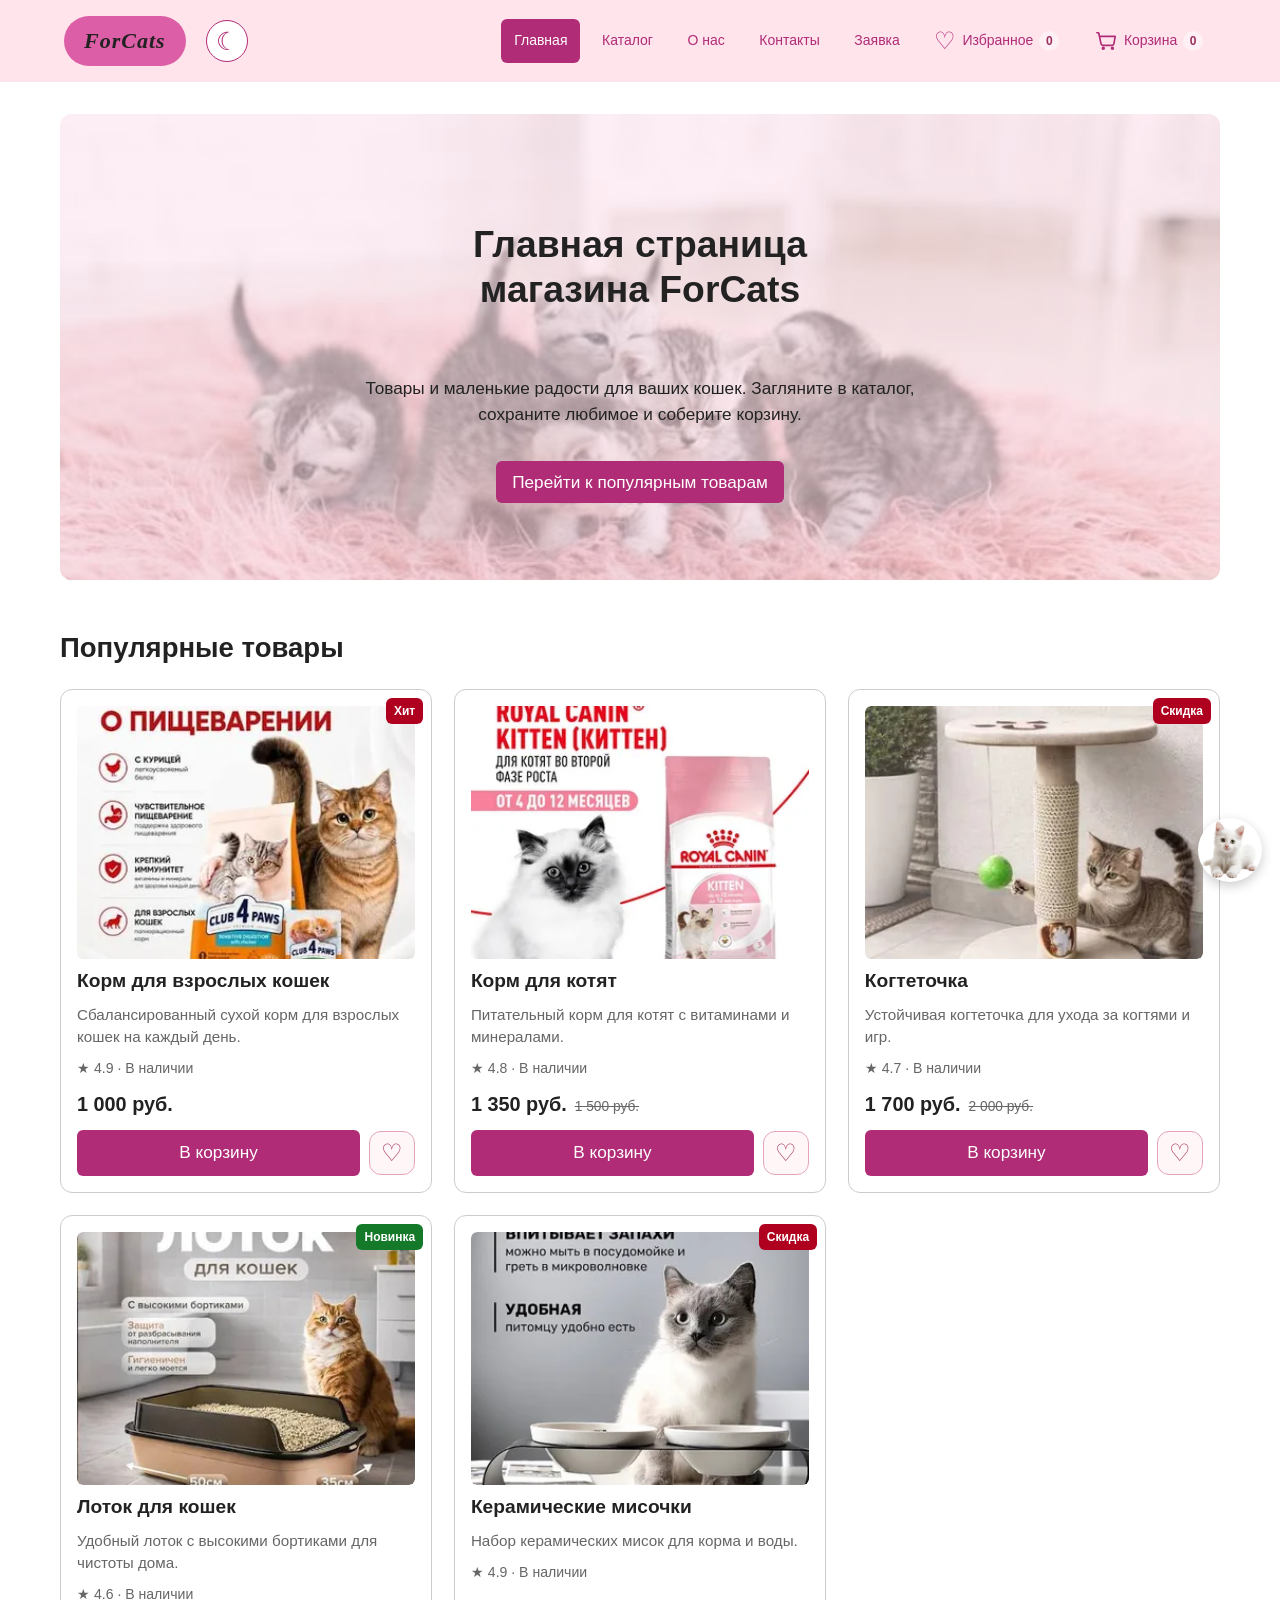
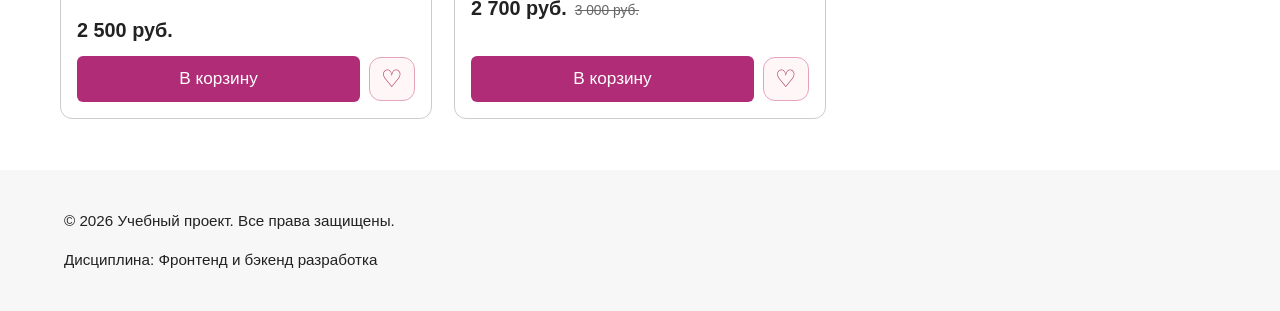
<file: index.html>
<!DOCTYPE html>

<html lang="ru">
<head>
<script src="js/theme.js"></script>
<meta charset="utf-8"/>
<meta content="width=device-width, initial-scale=1.0" name="viewport"/>
<title>ForCats — товары для кошек | Учебный интернет-магазин</title>
<meta content="ForCats — учебный интернет-магазин товаров для кошек: корма, когтеточки, лотки и миски. Каталог, характеристики и демонстрационная заявка." name="description"/>
<link href="css/style.css" rel="stylesheet"/>

<meta content="website" property="og:type">
<meta content="Учебный интернет-магазин" property="og:title"/>
<meta content="Учебный frontend-проект интернет-магазина." property="og:description"/>
<link href="css/responsive.css" rel="stylesheet"/></meta><script defer="" src="js/data.js"></script><script defer="" src="js/store.js"></script><script defer="" src="js/main.js"></script><link href="css/theme.css" rel="stylesheet"/></head>
<body><a class="skip-link" href="#main-content">Перейти к содержимому</a><div class="chat-window" hidden="" id="chat-window">
<div class="chat-window__header">
<span class="chat-window__title">Чат с магазином</span>
<button aria-label="Закрыть чат" class="chat-window__close" id="chat-close" type="button">
        ✕
      </button>
</div>
<div class="chat-window__body">
<p class="chat-window__message chat-window__message--bot">
        Здравствуйте! Чем можем помочь?
      </p>
<p class="chat-window__message chat-window__message--user">
        Хочу узнать о доставке.
      </p>
<p class="chat-window__message chat-window__message--bot">
        Доставка по Москве — 1–2 дня, по России — 3–7 дней.
      </p>
</div>
<div class="chat-window__footer">
<p class="chat-window__note">Это учебный чат. Отправка сообщений не работает.</p>
</div>
</div><button aria-label="Открыть чат" class="chat-button" id="chat-toggle" type="button">
<img alt="" class="chat-button__icon" height="100" loading="lazy" src="images/chat-icon.png" width="100"/>
</button>
<header class="site-header">
<div class="site-header__inner">
<a class="site-header__logo" href="index.html">ForCats</a>
<button aria-label="Включить тёмную тему" aria-pressed="false" class="theme-toggle" id="theme-toggle" title="Тёмная тема" type="button">☾</button>
<button aria-controls="primary-navigation" aria-expanded="false" aria-label="Открыть меню" class="menu-toggle" id="menu-toggle" type="button"><span aria-hidden="true" class="menu-toggle__bars"><span></span><span></span><span></span></span><span class="menu-toggle__text">меню</span></button><nav aria-label="Основная навигация" class="site-nav" id="primary-navigation"><ul class="site-nav__list"><li class="site-nav__item"><a aria-current="page" class="site-nav__link site-nav__link--active" href="index.html">Главная</a></li><li class="site-nav__item"><a class="site-nav__link" href="catalog.html">Каталог</a></li><li class="site-nav__item"><a class="site-nav__link" href="about.html">О нас</a></li><li class="site-nav__item"><a class="site-nav__link" href="contacts.html">Контакты</a></li><li class="site-nav__item"><a class="site-nav__link" href="order.html">Заявка</a></li><li class="site-nav__item"><a aria-label="Избранное" class="site-nav__link site-nav__link--utility" href="favorites.html"><span class="nav-symbol">♡</span><span class="nav-utility-label">Избранное</span><span class="nav-counter" data-fav-count="">0</span></a></li><li class="site-nav__item"><a aria-label="Корзина" class="site-nav__link site-nav__link--utility" href="cart.html"><span class="nav-symbol nav-symbol--cart" aria-hidden="true"><svg viewBox="0 0 24 24" fill="none" stroke="currentColor" stroke-width="1.8" stroke-linecap="round" stroke-linejoin="round" focusable="false"><circle cx="9" cy="20" r="1"/><circle cx="19" cy="20" r="1"/><path d="M2 3h2l2.6 12.1a2 2 0 0 0 2 1.6h10a2 2 0 0 0 2-1.6L22 7H5"/></svg></span><span class="nav-utility-label">Корзина</span><span class="nav-counter" data-cart-count="">0</span></a></li></ul></nav>
</div>
</header>
<main id="main-content">
<section class="hero">
<h1>Главная страница магазина ForCats</h1>
<p>Товары и маленькие радости для ваших кошек. Загляните в каталог, сохраните любимое и соберите корзину.</p>
<a class="button button--primary" href="#popular">Перейти к популярным товарам</a>
</section>
<section class="section" id="popular">
<h2>Популярные товары</h2>
<div class="products-grid"></div>
</section>
</main>
<footer class="site-footer">
<div class="site-footer__inner">
<p>© 2026 Учебный проект. Все права защищены.</p>
<p>Дисциплина: Фронтенд и бэкенд разработка</p>
</div>
</footer>
<dialog aria-labelledby="order-dialog-title" class="order-dialog" id="order-dialog">
<h2 class="order-dialog__title" id="order-dialog-title">Оформление заявки</h2>
<form action="#" class="order-form" id="order-form" method="post" novalidate="">
<input id="selected-product" name="selected-product" type="hidden"/>
<div class="order-form__field">
<label class="order-form__label" for="order-name">Имя</label>
<input autocomplete="given-name" class="order-form__input" id="order-name" minlength="2" name="name" placeholder="Введите ваше имя" required="" type="text"/>
</div>
<div class="order-form__field">
<label class="order-form__label" for="order-email">E-mail</label>
<input autocomplete="email" class="order-form__input" id="order-email" name="email" placeholder="example@mail.ru" required="" type="email"/>
</div>
<div class="order-form__field">
<label class="order-form__label" for="order-phone">Телефон</label>
<input class="order-form__input" id="order-phone" inputmode="tel" name="phone" pattern="^\+7 \(\d{3}\) \d{3}-\d{2}-\d{2}$" placeholder="+7 (900) 000-00-00" required="" type="tel"/>
<small class="order-form__hint">Формат: +7 (900) 000-00-00</small>
</div>
<div class="order-form__field">
<label class="order-form__label" for="order-date">Дата связи</label>
<input class="order-form__input" id="order-date" name="date" type="date"/>
</div>
<div class="order-form__field">
<label class="order-form__label" for="order-topic">Тема заявки</label>
<select class="order-form__select" id="order-topic" name="topic" required="">
<option value="">Выберите тему</option>
<option value="product">Заказ товара</option>
<option value="consultation">Консультация</option>
<option value="delivery">Доставка</option>
</select>
</div>
<div class="order-form__field">
<label class="order-form__label" for="order-comment">Комментарий</label>
<textarea class="order-form__textarea" id="order-comment" name="comment" placeholder="Укажите дополнительную информацию" rows="4"></textarea>
</div>
<div class="order-form__field">
<label class="order-form__label">
<input class="order-form__input" id="order-agreement" name="agreement" required="" type="checkbox"/>
          Я согласен на обработку данных
        </label>
</div>
<div class="order-form__actions">
<button class="button button--secondary" id="close-order-dialog" type="button">
          Закрыть
        </button>
<button class="button button--primary" type="submit">
          Отправить заявку
        </button>
</div>
</form>
</dialog>
<p class="success-message" hidden="" id="success-message">
    Форма успешно отправлена!
  </p>
</body>
</html>
</file>
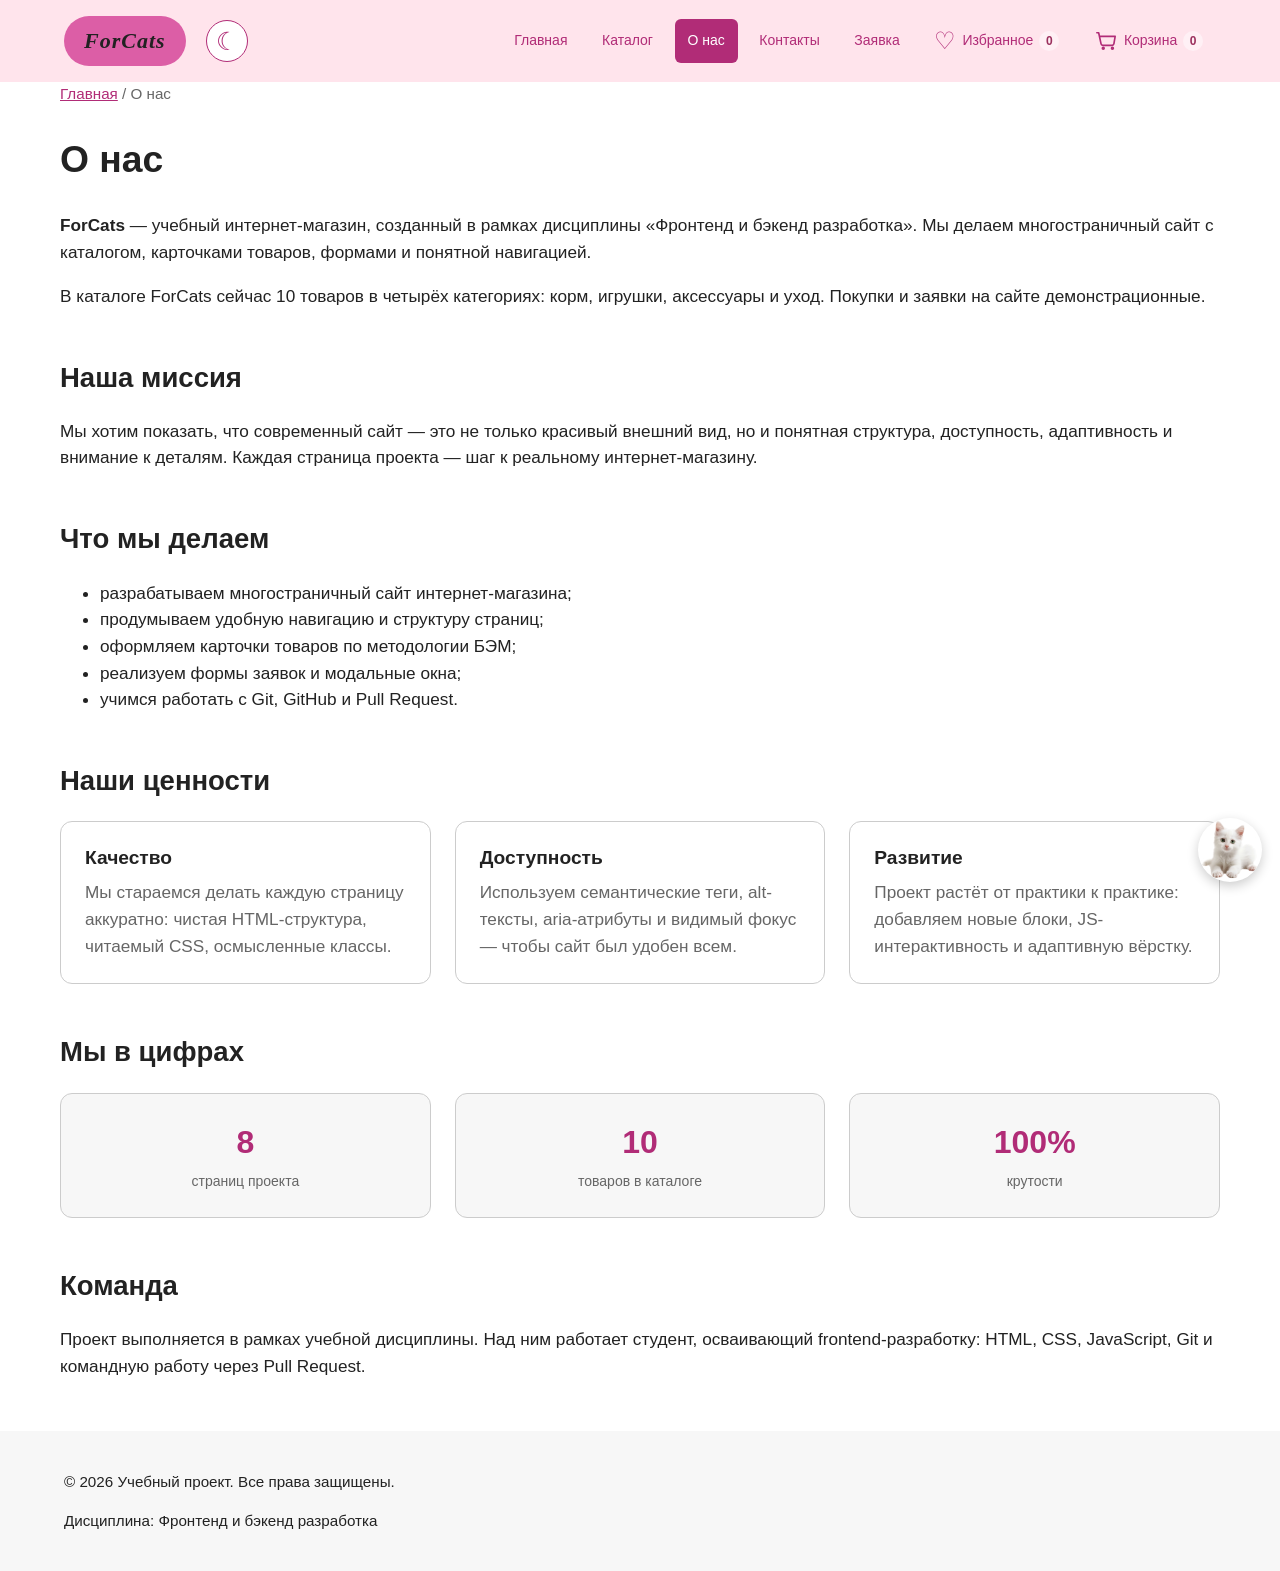
<file: about.html>
<!DOCTYPE html>

<html lang="ru">
<head>
<script src="js/theme.js"></script>

<meta charset="utf-8"/>
<meta content="width=device-width, initial-scale=1.0" name="viewport"/>
<meta content="О компании — учебный интернет-магазин ShopProject: миссия, ценности, команда." name="description"/>
<title>О нас — Учебный интернет-магазин</title>
<link href="css/style.css" rel="stylesheet"/>
<meta content="website" property="og:type"/>
<meta content="Учебный интернет-магазин" property="og:title"/>
<meta content="Учебный frontend-проект интернет-магазина." property="og:description"/>
<link href="css/responsive.css" rel="stylesheet"/><script defer="" src="js/data.js"></script><script defer="" src="js/store.js"></script><script defer="" src="js/main.js"></script><link href="css/theme.css" rel="stylesheet"/></head>
<body><a class="skip-link" href="#main-content">Перейти к содержимому</a><div class="chat-window" hidden="" id="chat-window">
<div class="chat-window__header">
<span class="chat-window__title">Чат с магазином</span>
<button aria-label="Закрыть чат" class="chat-window__close" id="chat-close" type="button">
        ✕
      </button>
</div>
<div class="chat-window__body">
<p class="chat-window__message chat-window__message--bot">
        Здравствуйте! Чем можем помочь?
      </p>
<p class="chat-window__message chat-window__message--user">
        Хочу узнать о доставке.
      </p>
<p class="chat-window__message chat-window__message--bot">
        Доставка по Москве — 1–2 дня, по России — 3–7 дней.
      </p>
</div>
<div class="chat-window__footer">
<p class="chat-window__note">Это учебный чат. Отправка сообщений не работает.</p>
</div>
</div><button aria-label="Открыть чат" class="chat-button" id="chat-toggle" type="button">
<img alt="" class="chat-button__icon" height="100" loading="lazy" src="images/chat-icon.png" width="100"/>
</button>
<header class="site-header">
<div class="site-header__inner">
<a class="site-header__logo" href="index.html">ForCats</a>
<button aria-label="Включить тёмную тему" aria-pressed="false" class="theme-toggle" id="theme-toggle" title="Тёмная тема" type="button">☾</button>
<button aria-controls="primary-navigation" aria-expanded="false" aria-label="Открыть меню" class="menu-toggle" id="menu-toggle" type="button"><span aria-hidden="true" class="menu-toggle__bars"><span></span><span></span><span></span></span><span class="menu-toggle__text">меню</span></button><nav aria-label="Основная навигация" class="site-nav" id="primary-navigation"><ul class="site-nav__list"><li class="site-nav__item"><a class="site-nav__link" href="index.html">Главная</a></li><li class="site-nav__item"><a class="site-nav__link" href="catalog.html">Каталог</a></li><li class="site-nav__item"><a aria-current="page" class="site-nav__link site-nav__link--active" href="about.html">О нас</a></li><li class="site-nav__item"><a class="site-nav__link" href="contacts.html">Контакты</a></li><li class="site-nav__item"><a class="site-nav__link" href="order.html">Заявка</a></li><li class="site-nav__item"><a aria-label="Избранное" class="site-nav__link site-nav__link--utility" href="favorites.html"><span class="nav-symbol">♡</span><span class="nav-utility-label">Избранное</span><span class="nav-counter" data-fav-count="">0</span></a></li><li class="site-nav__item"><a aria-label="Корзина" class="site-nav__link site-nav__link--utility" href="cart.html"><span class="nav-symbol nav-symbol--cart" aria-hidden="true"><svg viewBox="0 0 24 24" fill="none" stroke="currentColor" stroke-width="1.8" stroke-linecap="round" stroke-linejoin="round" focusable="false"><circle cx="9" cy="20" r="1"/><circle cx="19" cy="20" r="1"/><path d="M2 3h2l2.6 12.1a2 2 0 0 0 2 1.6h10a2 2 0 0 0 2-1.6L22 7H5"/></svg></span><span class="nav-utility-label">Корзина</span><span class="nav-counter" data-cart-count="">0</span></a></li></ul></nav>
</div>
</header>
<main id="main-content">
<nav aria-label="Хлебные крошки" class="breadcrumbs">
<a class="breadcrumbs__link" href="index.html">Главная</a>
<span class="breadcrumbs__current">О нас</span>
</nav>
<section class="section">
<h1>О нас</h1>
<p>
<strong>ForCats</strong> — учебный интернет-магазин, созданный
        в рамках дисциплины «Фронтенд и бэкенд разработка». Мы делаем
        многостраничный сайт с каталогом, карточками товаров, формами
        и понятной навигацией.
      </p>
<p>В каталоге ForCats сейчас 10 товаров в четырёх категориях: корм, игрушки, аксессуары и уход. Покупки и заявки на сайте демонстрационные.</p></section>
<section class="section">
<h2>Наша миссия</h2>
<p>
        Мы хотим показать, что современный сайт — это не только красивый
        внешний вид, но и понятная структура, доступность, адаптивность
        и внимание к деталям. Каждая страница проекта — шаг к реальному
        интернет-магазину.
      </p>
</section>
<section class="section">
<h2>Что мы делаем</h2>
<ul>
<li>разрабатываем многостраничный сайт интернет-магазина;</li>
<li>продумываем удобную навигацию и структуру страниц;</li>
<li>оформляем карточки товаров по методологии БЭМ;</li>
<li>реализуем формы заявок и модальные окна;</li>
<li>учимся работать с Git, GitHub и Pull Request.</li>
</ul>
</section>
<section class="section">
<h2>Наши ценности</h2>
<div class="about-values">
<article class="about-card">
<h3 class="about-card__title">Качество</h3>
<p class="about-card__text">
            Мы стараемся делать каждую страницу аккуратно: чистая
            HTML-структура, читаемый CSS, осмысленные классы.
          </p>
</article>
<article class="about-card">
<h3 class="about-card__title">Доступность</h3>
<p class="about-card__text">
            Используем семантические теги, alt-тексты, aria-атрибуты
            и видимый фокус — чтобы сайт был удобен всем.
          </p>
</article>
<article class="about-card">
<h3 class="about-card__title">Развитие</h3>
<p class="about-card__text">
            Проект растёт от практики к практике: добавляем новые
            блоки, JS-интерактивность и адаптивную вёрстку.
          </p>
</article>
</div>
</section>
<section class="section">
<h2>Мы в цифрах</h2>
<ul class="about-stats">
<li class="about-stats__item">
<span class="about-stats__value">8</span>
<span class="about-stats__label">страниц проекта</span>
</li>
<li class="about-stats__item">
<span class="about-stats__value">10</span>
<span class="about-stats__label">товаров в каталоге</span>
</li>
<li class="about-stats__item">
<span class="about-stats__value">100%</span>
<span class="about-stats__label">крутости</span>
</li>
</ul>
</section>
<section class="section">
<h2>Команда</h2>
<p>
        Проект выполняется в рамках учебной дисциплины. Над ним работает
        студент, осваивающий frontend-разработку: HTML, CSS, JavaScript,
        Git и командную работу через Pull Request.
      </p>
</section>
</main>
<footer class="site-footer">
<div class="site-footer__inner">
<p>© 2026 Учебный проект. Все права защищены.</p>
<p>Дисциплина: Фронтенд и бэкенд разработка</p>
</div>
</footer>
</body>
</html>
</file>
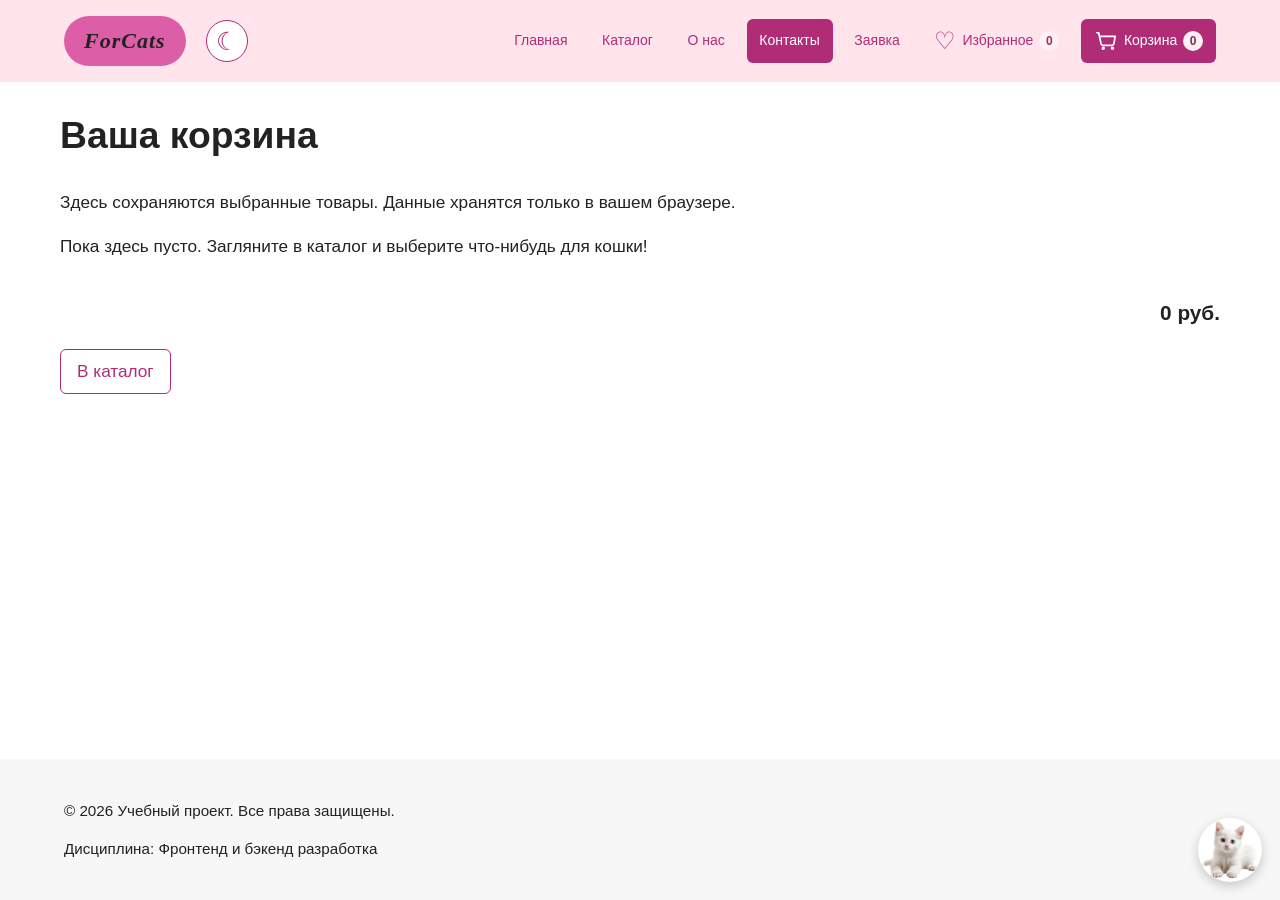
<file: cart.html>
<!DOCTYPE html>

<html lang="ru">
<head>
<script src="js/theme.js"></script>
<meta charset="utf-8"/>
<meta content="width=device-width, initial-scale=1.0" name="viewport"/>
<meta content="Контактная информация учебного интернет-магазина." name="description"/>
<title>Корзина — ForCats</title>
<link href="css/style.css" rel="stylesheet"/>
<meta content="website" property="og:type"/>
<meta content="Учебный интернет-магазин" property="og:title"/>
<meta content="Учебный frontend-проект интернет-магазина." property="og:description"/>
<link href="css/responsive.css" rel="stylesheet"/><script defer="" src="js/data.js"></script><script defer="" src="js/store.js"></script><script defer="" src="js/main.js"></script><script defer="" src="js/cart.js"></script><link href="css/theme.css" rel="stylesheet"/></head>
<body data-page="cart"><a class="skip-link" href="#main-content">Перейти к содержимому</a><div class="chat-window" hidden="" id="chat-window">
<div class="chat-window__header">
<span class="chat-window__title">Чат с магазином</span>
<button aria-label="Закрыть чат" class="chat-window__close" id="chat-close" type="button">
        ✕
      </button>
</div>
<div class="chat-window__body">
<p class="chat-window__message chat-window__message--bot">
        Здравствуйте! Чем можем помочь?
      </p>
<p class="chat-window__message chat-window__message--user">
        Хочу узнать о доставке.
      </p>
<p class="chat-window__message chat-window__message--bot">
        Доставка по Москве — 1–2 дня, по России — 3–7 дней.
      </p>
</div>
<div class="chat-window__footer">
<p class="chat-window__note">Это учебный чат. Отправка сообщений не работает.</p>
</div>
</div><button aria-label="Открыть чат" class="chat-button" id="chat-toggle" type="button">
<img alt="" class="chat-button__icon" height="100" loading="lazy" src="images/chat-icon.png" width="100"/>
</button>
<header class="site-header">
<div class="site-header__inner">
<a class="site-header__logo" href="index.html">ForCats</a>
<button aria-label="Включить тёмную тему" aria-pressed="false" class="theme-toggle" id="theme-toggle" title="Тёмная тема" type="button">☾</button>
<button aria-controls="primary-navigation" aria-expanded="false" aria-label="Открыть меню" class="menu-toggle" id="menu-toggle" type="button"><span aria-hidden="true" class="menu-toggle__bars"><span></span><span></span><span></span></span><span class="menu-toggle__text">меню</span></button><nav aria-label="Основная навигация" class="site-nav" id="primary-navigation"><ul class="site-nav__list"><li class="site-nav__item"><a class="site-nav__link" href="index.html">Главная</a></li><li class="site-nav__item"><a class="site-nav__link" href="catalog.html">Каталог</a></li><li class="site-nav__item"><a class="site-nav__link" href="about.html">О нас</a></li><li class="site-nav__item"><a aria-current="page" class="site-nav__link site-nav__link--active" href="contacts.html">Контакты</a></li><li class="site-nav__item"><a class="site-nav__link" href="order.html">Заявка</a></li><li class="site-nav__item"><a aria-label="Избранное" class="site-nav__link site-nav__link--utility" href="favorites.html"><span class="nav-symbol">♡</span><span class="nav-utility-label">Избранное</span><span class="nav-counter" data-fav-count="">0</span></a></li><li class="site-nav__item"><a aria-current="page" aria-label="Корзина" class="site-nav__link site-nav__link--utility site-nav__link--active" href="cart.html"><span class="nav-symbol nav-symbol--cart" aria-hidden="true"><svg viewBox="0 0 24 24" fill="none" stroke="currentColor" stroke-width="1.8" stroke-linecap="round" stroke-linejoin="round" focusable="false"><circle cx="9" cy="20" r="1"/><circle cx="19" cy="20" r="1"/><path d="M2 3h2l2.6 12.1a2 2 0 0 0 2 1.6h10a2 2 0 0 0 2-1.6L22 7H5"/></svg></span><span class="nav-utility-label">Корзина</span><span class="nav-counter" data-cart-count="">0</span></a></li></ul></nav>
</div>
</header>
<main id="main-content"><section class="section saved-page"><h1>Ваша корзина</h1><p>Здесь сохраняются выбранные товары. Данные хранятся только в вашем браузере.</p><p id="saved-empty">Пока здесь пусто. Загляните в каталог и выберите что-нибудь для кошки!</p><div class="saved-products" id="saved-products"></div><div class="cart-summary"><strong id="cart-total"></strong><a class="button button--primary" href="order.html" id="cart-checkout">Перейти к заявке</a></div><a class="button button--secondary" href="catalog.html">В каталог</a></section></main>
<footer class="site-footer">
<div class="site-footer__inner">
<p>© 2026 Учебный проект. Все права защищены.</p>
<p>Дисциплина: Фронтенд и бэкенд разработка</p>
</div>
</footer>
</body>
</html>
</file>
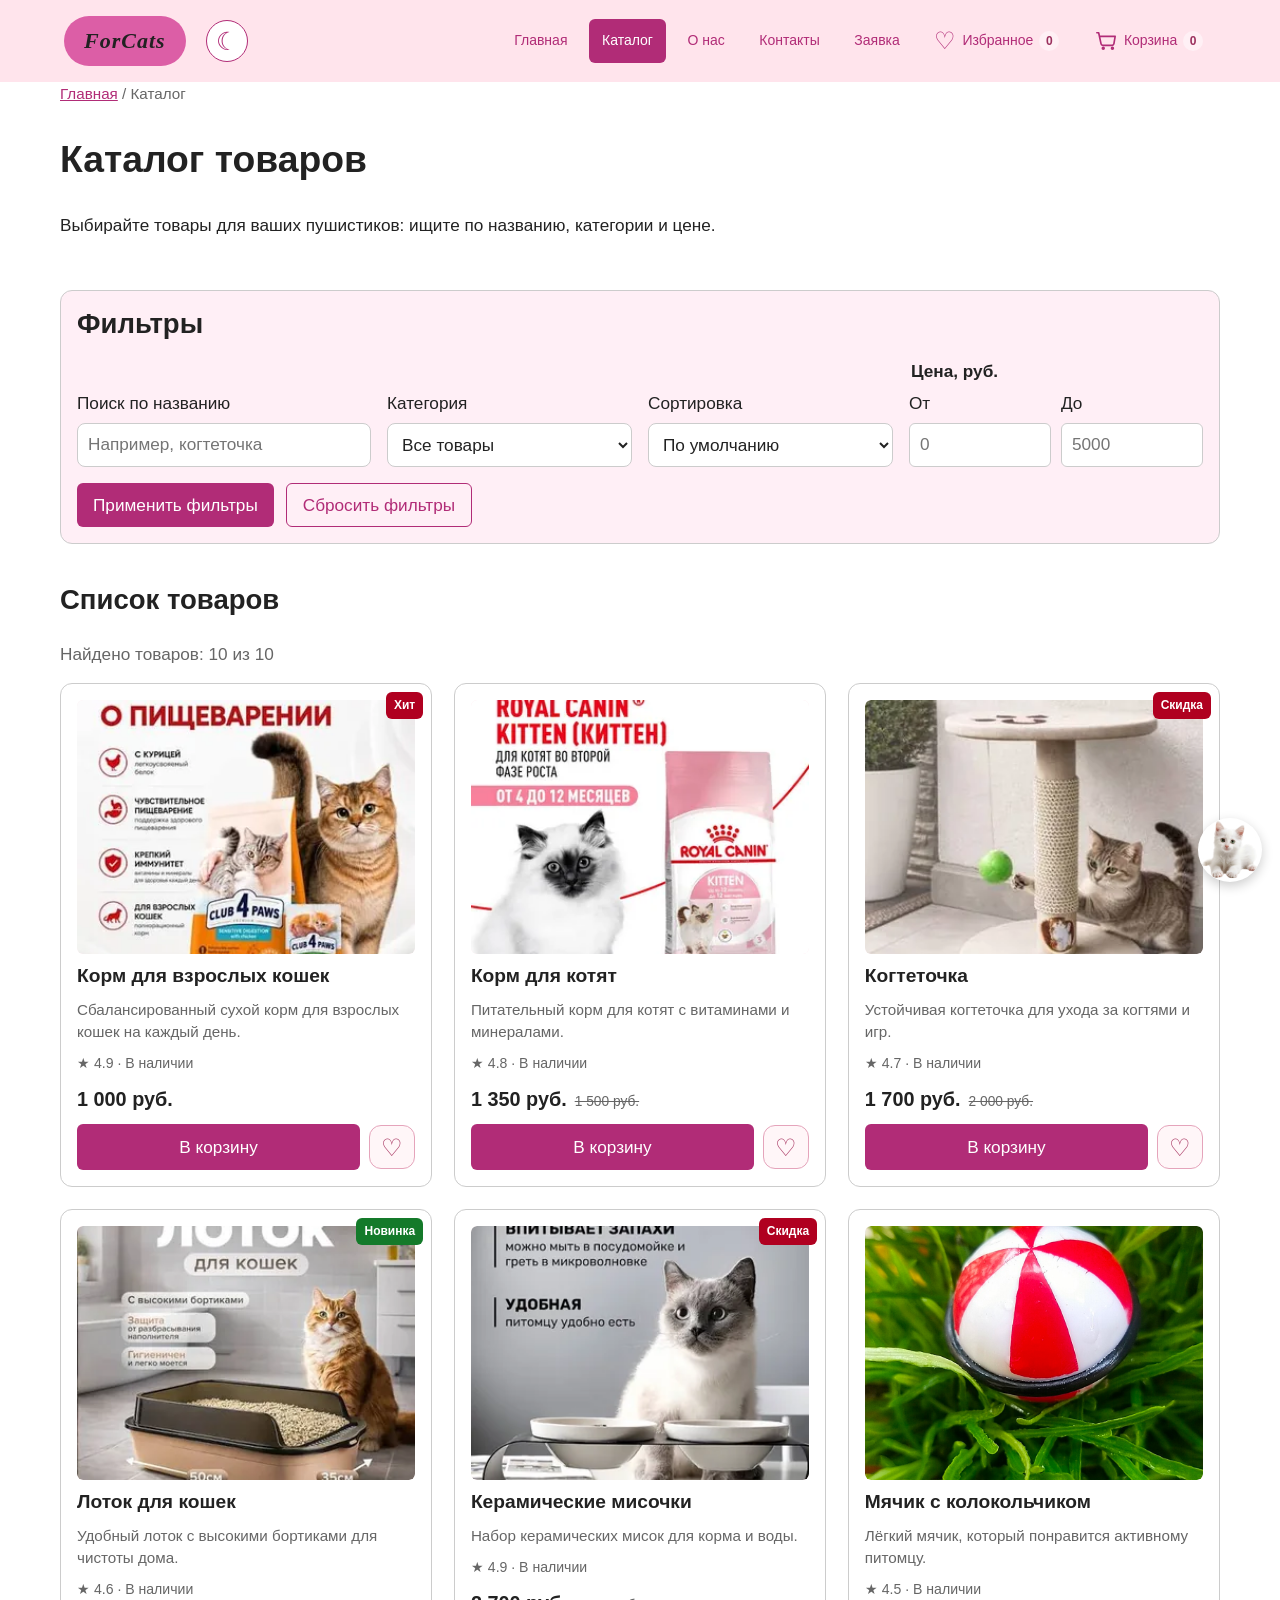
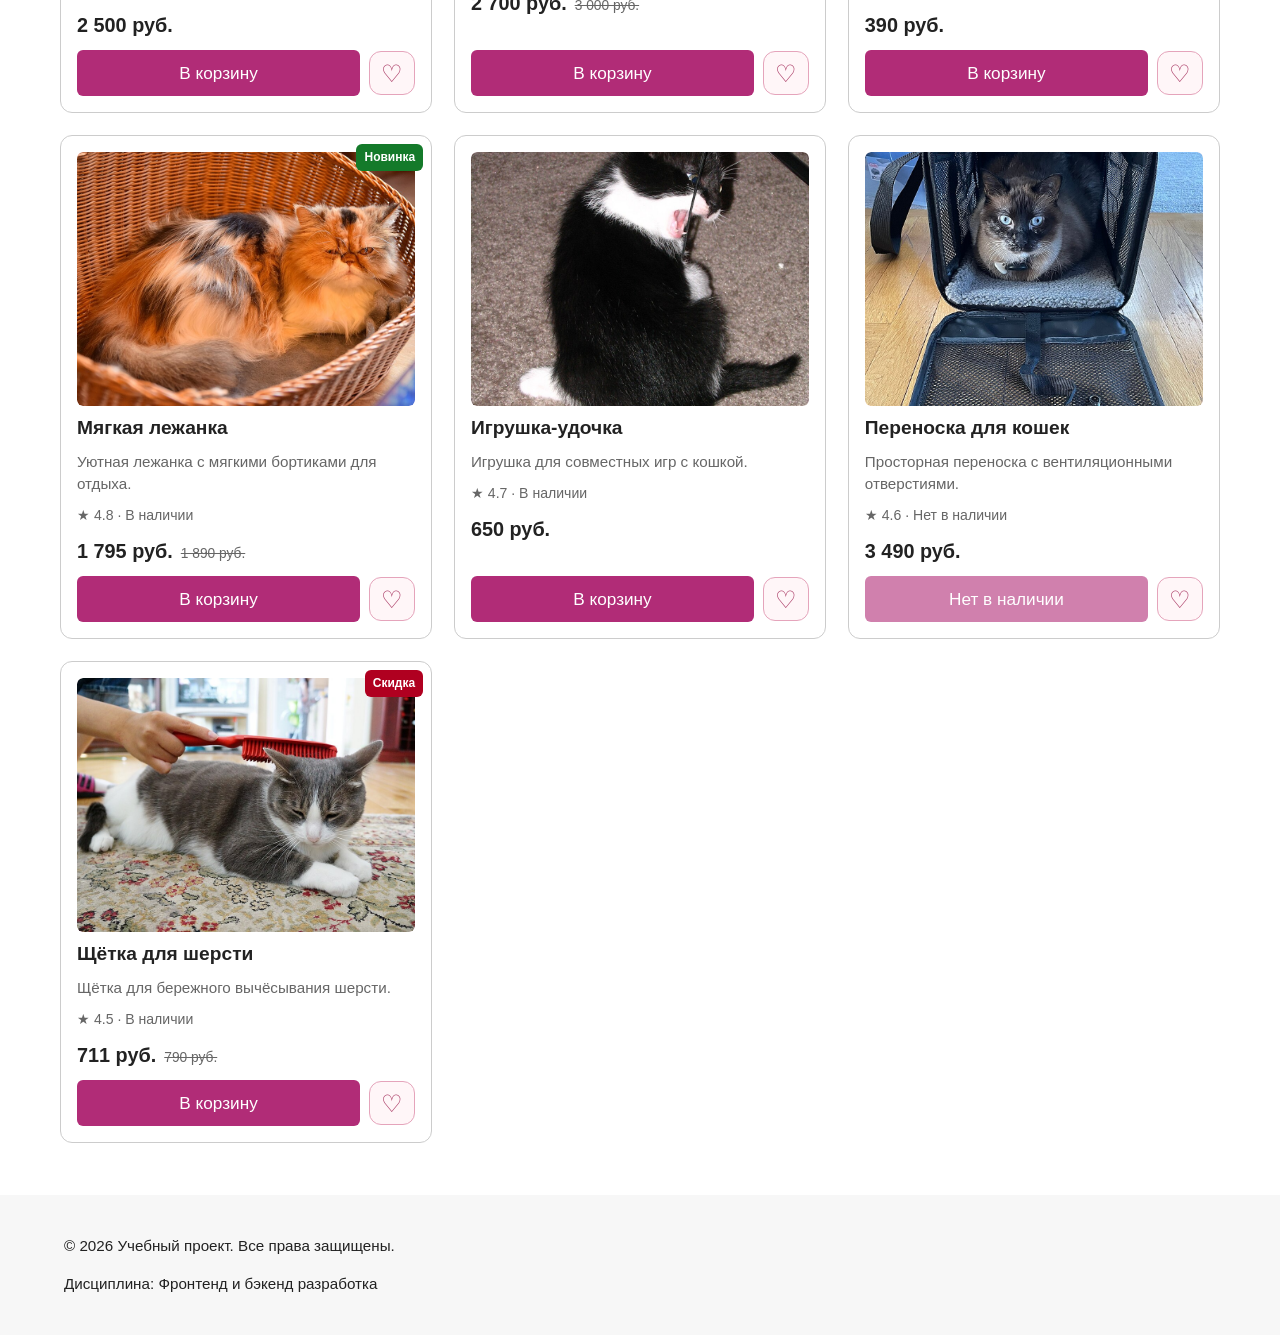
<file: catalog.html>
<!DOCTYPE html>

<html lang="ru">
<head>
<script src="js/theme.js"></script>
<meta charset="utf-8"/>
<meta content="width=device-width, initial-scale=1.0" name="viewport"/>
<meta content="Каталог товаров учебного интернет-магазина." name="description"/>
<title>Каталог товаров — Учебный интернет-магазин</title>
<link href="css/style.css" rel="stylesheet"/>

<meta content="website" property="og:type"/>
<meta content="Учебный интернет-магазин" property="og:title"/>
<meta content="Учебный frontend-проект интернет-магазина." property="og:description"/>
<link href="css/responsive.css" rel="stylesheet"/><script defer="" src="js/data.js"></script><script defer="" src="js/store.js"></script><script defer="" src="js/main.js"></script><script defer="" src="js/catalog.js"></script><link href="css/theme.css" rel="stylesheet"/></head>
<body><a class="skip-link" href="#main-content">Перейти к содержимому</a>
<header class="site-header">
<div class="site-header__inner">
<a class="site-header__logo" href="index.html">ForCats</a>
<button aria-label="Включить тёмную тему" aria-pressed="false" class="theme-toggle" id="theme-toggle" title="Тёмная тема" type="button">☾</button>
<button aria-controls="primary-navigation" aria-expanded="false" aria-label="Открыть меню" class="menu-toggle" id="menu-toggle" type="button"><span aria-hidden="true" class="menu-toggle__bars"><span></span><span></span><span></span></span><span class="menu-toggle__text">меню</span></button><nav aria-label="Основная навигация" class="site-nav" id="primary-navigation"><ul class="site-nav__list"><li class="site-nav__item"><a class="site-nav__link" href="index.html">Главная</a></li><li class="site-nav__item"><a aria-current="page" class="site-nav__link site-nav__link--active" href="catalog.html">Каталог</a></li><li class="site-nav__item"><a class="site-nav__link" href="about.html">О нас</a></li><li class="site-nav__item"><a class="site-nav__link" href="contacts.html">Контакты</a></li><li class="site-nav__item"><a class="site-nav__link" href="order.html">Заявка</a></li><li class="site-nav__item"><a aria-label="Избранное" class="site-nav__link site-nav__link--utility" href="favorites.html"><span class="nav-symbol">♡</span><span class="nav-utility-label">Избранное</span><span class="nav-counter" data-fav-count="">0</span></a></li><li class="site-nav__item"><a aria-label="Корзина" class="site-nav__link site-nav__link--utility" href="cart.html"><span class="nav-symbol nav-symbol--cart" aria-hidden="true"><svg viewBox="0 0 24 24" fill="none" stroke="currentColor" stroke-width="1.8" stroke-linecap="round" stroke-linejoin="round" focusable="false"><circle cx="9" cy="20" r="1"/><circle cx="19" cy="20" r="1"/><path d="M2 3h2l2.6 12.1a2 2 0 0 0 2 1.6h10a2 2 0 0 0 2-1.6L22 7H5"/></svg></span><span class="nav-utility-label">Корзина</span><span class="nav-counter" data-cart-count="">0</span></a></li></ul></nav>
</div>
</header>
<main id="main-content">
<nav aria-label="Хлебные крошки" class="breadcrumbs">
<a class="breadcrumbs__link" href="index.html">Главная</a>
<span class="breadcrumbs__current">Каталог</span>
</nav>
<section class="section">
<h1>Каталог товаров</h1>
<p>Выбирайте товары для ваших пушистиков: ищите по названию, категории и цене.</p>


</section>
<section class="catalog-layout">
<div aria-labelledby="filters-heading" class="catalog-filters">
<h2 id="filters-heading">Фильтры</h2>
<form action="#" class="filters-form" method="get">
<div class="filter-field">
<label for="catalog-search">Поиск по названию</label>
<input autocomplete="off" id="catalog-search" placeholder="Например, когтеточка" type="search"/>
</div>
<div class="filter-field">
<label for="category-filter">Категория</label>
<select class="catalog-select" id="category-filter"><option value="all">Все товары</option><option value="food">Корм</option><option value="toys">Игрушки</option><option value="accessories">Аксессуары</option><option value="care">Уход</option></select>
</div>
<div class="filter-field">
<label for="sort-select">Сортировка</label>
<select class="catalog-select" id="sort-select"><option value="default">По умолчанию</option><option value="price-asc">Сначала дешевле</option><option value="price-desc">Сначала дороже</option><option value="title-asc">По названию</option></select>
</div>
<fieldset class="filter-price">
<legend>Цена, руб.</legend>
<div class="filter-price__fields">
<div class="filter-field"><label for="price-from">От</label><input id="price-from" min="0" name="price-from" placeholder="0" type="number"/></div>
<div class="filter-field"><label for="price-to">До</label><input id="price-to" min="0" name="price-to" placeholder="5000" type="number"/></div>
</div>
</fieldset>
<div class="filter-actions">
<button class="button button--primary" type="submit">Применить фильтры</button>
<button class="button button--secondary" id="reset-filters" type="button">Сбросить фильтры</button>
</div>
</form>
</div>
<div class="catalog-products">
<h2>Список товаров</h2>
<p aria-live="polite" class="catalog-count"></p><p class="catalog-empty" hidden="">По выбранным условиям ничего не найдено. Попробуйте изменить фильтры.</p><div class="products-grid" data-products-container=""></div>
</div>
</section>
</main>
<footer class="site-footer">
<div class="site-footer__inner">
<p>© 2026 Учебный проект. Все права защищены.</p>
<p>Дисциплина: Фронтенд и бэкенд разработка</p>
</div>
</footer>
<button aria-label="Открыть чат" class="chat-button" id="chat-toggle" type="button">
<img alt="" class="chat-button__icon" height="100" loading="lazy" src="images/chat-icon.png" width="100"/>
</button>
<div class="chat-window" hidden="" id="chat-window">
<div class="chat-window__header">
<span class="chat-window__title">Чат с магазином</span>
<button aria-label="Закрыть чат" class="chat-window__close" id="chat-close" type="button">✕</button>
</div>
<div class="chat-window__body">
<p class="chat-window__message chat-window__message--bot">Здравствуйте! Чем можем помочь?</p>
<p class="chat-window__message chat-window__message--user">Хочу узнать о доставке.</p>
<p class="chat-window__message chat-window__message--bot">Доставка по Москве — 1–2 дня, по России — 3–7 дней.</p>
</div>
<div class="chat-window__footer">
<p class="chat-window__note">Это учебный чат. Отправка сообщений не работает.</p>
</div>
</div>
</body>
</html>
</file>
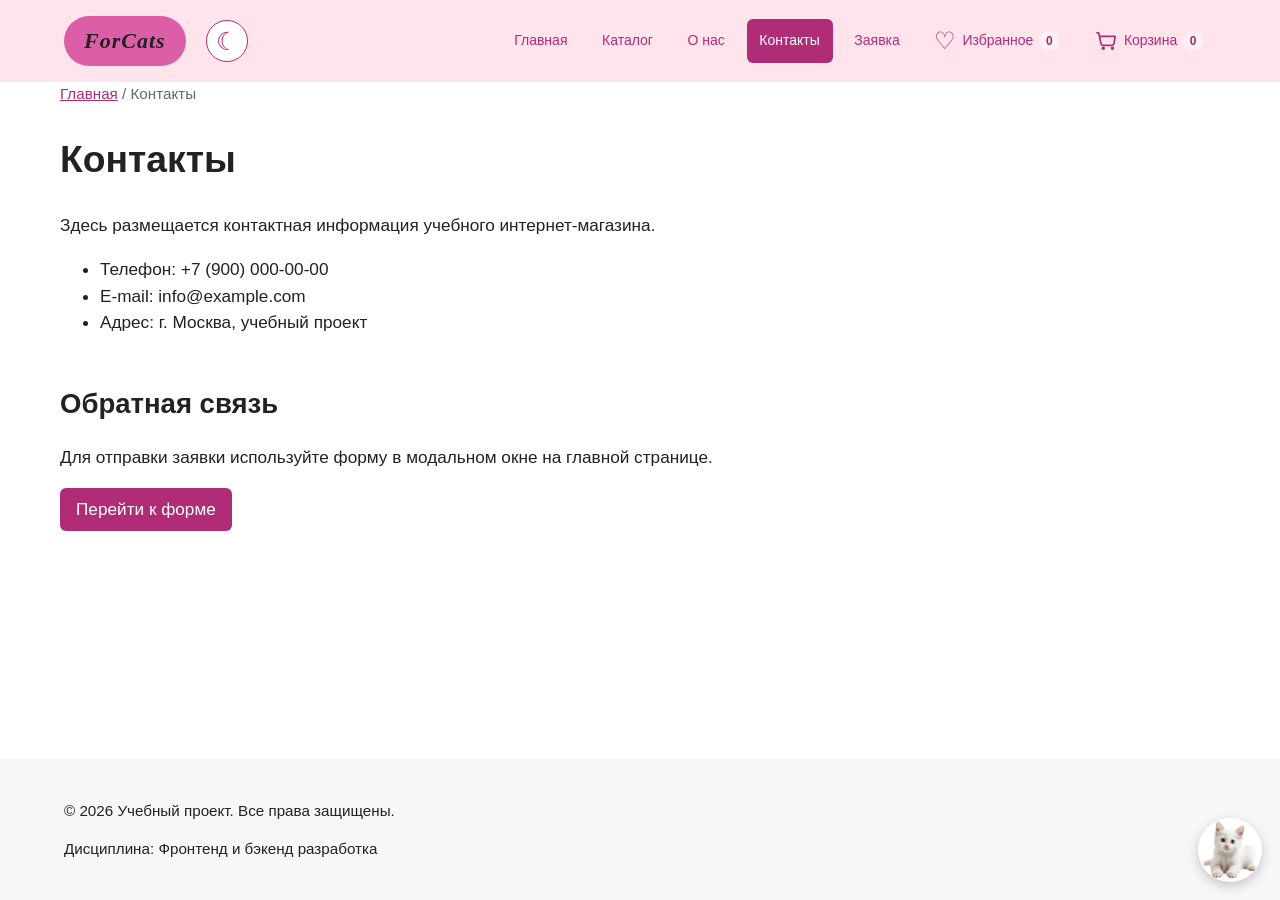
<file: contacts.html>
<!DOCTYPE html>

<html lang="ru">
<head>
<script src="js/theme.js"></script>

<meta charset="utf-8"/>
<meta content="width=device-width, initial-scale=1.0" name="viewport"/>
<meta content="Контактная информация учебного интернет-магазина." name="description"/>
<title>Контакты — Учебный интернет-магазин</title>
<link href="css/style.css" rel="stylesheet"/>
<meta content="website" property="og:type"/>
<meta content="Учебный интернет-магазин" property="og:title"/>
<meta content="Учебный frontend-проект интернет-магазина." property="og:description"/>
<link href="css/responsive.css" rel="stylesheet"/><script defer="" src="js/data.js"></script><script defer="" src="js/store.js"></script><script defer="" src="js/main.js"></script><link href="css/theme.css" rel="stylesheet"/></head>
<body><a class="skip-link" href="#main-content">Перейти к содержимому</a><div class="chat-window" hidden="" id="chat-window">
<div class="chat-window__header">
<span class="chat-window__title">Чат с магазином</span>
<button aria-label="Закрыть чат" class="chat-window__close" id="chat-close" type="button">
        ✕
      </button>
</div>
<div class="chat-window__body">
<p class="chat-window__message chat-window__message--bot">
        Здравствуйте! Чем можем помочь?
      </p>
<p class="chat-window__message chat-window__message--user">
        Хочу узнать о доставке.
      </p>
<p class="chat-window__message chat-window__message--bot">
        Доставка по Москве — 1–2 дня, по России — 3–7 дней.
      </p>
</div>
<div class="chat-window__footer">
<p class="chat-window__note">Это учебный чат. Отправка сообщений не работает.</p>
</div>
</div><button aria-label="Открыть чат" class="chat-button" id="chat-toggle" type="button">
<img alt="" class="chat-button__icon" height="100" loading="lazy" src="images/chat-icon.png" width="100"/>
</button>
<header class="site-header">
<div class="site-header__inner">
<a class="site-header__logo" href="index.html">ForCats</a>
<button aria-label="Включить тёмную тему" aria-pressed="false" class="theme-toggle" id="theme-toggle" title="Тёмная тема" type="button">☾</button>
<button aria-controls="primary-navigation" aria-expanded="false" aria-label="Открыть меню" class="menu-toggle" id="menu-toggle" type="button"><span aria-hidden="true" class="menu-toggle__bars"><span></span><span></span><span></span></span><span class="menu-toggle__text">меню</span></button><nav aria-label="Основная навигация" class="site-nav" id="primary-navigation"><ul class="site-nav__list"><li class="site-nav__item"><a class="site-nav__link" href="index.html">Главная</a></li><li class="site-nav__item"><a class="site-nav__link" href="catalog.html">Каталог</a></li><li class="site-nav__item"><a class="site-nav__link" href="about.html">О нас</a></li><li class="site-nav__item"><a aria-current="page" class="site-nav__link site-nav__link--active" href="contacts.html">Контакты</a></li><li class="site-nav__item"><a class="site-nav__link" href="order.html">Заявка</a></li><li class="site-nav__item"><a aria-label="Избранное" class="site-nav__link site-nav__link--utility" href="favorites.html"><span class="nav-symbol">♡</span><span class="nav-utility-label">Избранное</span><span class="nav-counter" data-fav-count="">0</span></a></li><li class="site-nav__item"><a aria-label="Корзина" class="site-nav__link site-nav__link--utility" href="cart.html"><span class="nav-symbol nav-symbol--cart" aria-hidden="true"><svg viewBox="0 0 24 24" fill="none" stroke="currentColor" stroke-width="1.8" stroke-linecap="round" stroke-linejoin="round" focusable="false"><circle cx="9" cy="20" r="1"/><circle cx="19" cy="20" r="1"/><path d="M2 3h2l2.6 12.1a2 2 0 0 0 2 1.6h10a2 2 0 0 0 2-1.6L22 7H5"/></svg></span><span class="nav-utility-label">Корзина</span><span class="nav-counter" data-cart-count="">0</span></a></li></ul></nav>
</div>
</header>
<main id="main-content">
<nav aria-label="Хлебные крошки" class="breadcrumbs">
<a class="breadcrumbs__link" href="index.html">Главная</a>
<span class="breadcrumbs__current">Контакты</span>
</nav>
<section class="section">
<h1>Контакты</h1>
<p>
        Здесь размещается контактная информация учебного интернет-магазина.
      </p>
<ul>
<li>Телефон: +7 (900) 000-00-00</li>
<li>E-mail: info@example.com</li>
<li>Адрес: г. Москва, учебный проект</li>
</ul>
</section>
<section class="section" id="feedback">
<h2>Обратная связь</h2>
<p>
        Для отправки заявки используйте форму в модальном окне на главной странице.
      </p>
<a class="button button--primary" href="index.html#contacts">Перейти к форме</a>
</section>
</main>
<footer class="site-footer">
<div class="site-footer__inner">
<p>© 2026 Учебный проект. Все права защищены.</p>
<p>Дисциплина: Фронтенд и бэкенд разработка</p>
</div>
</footer>
</body>
</html>
</file>
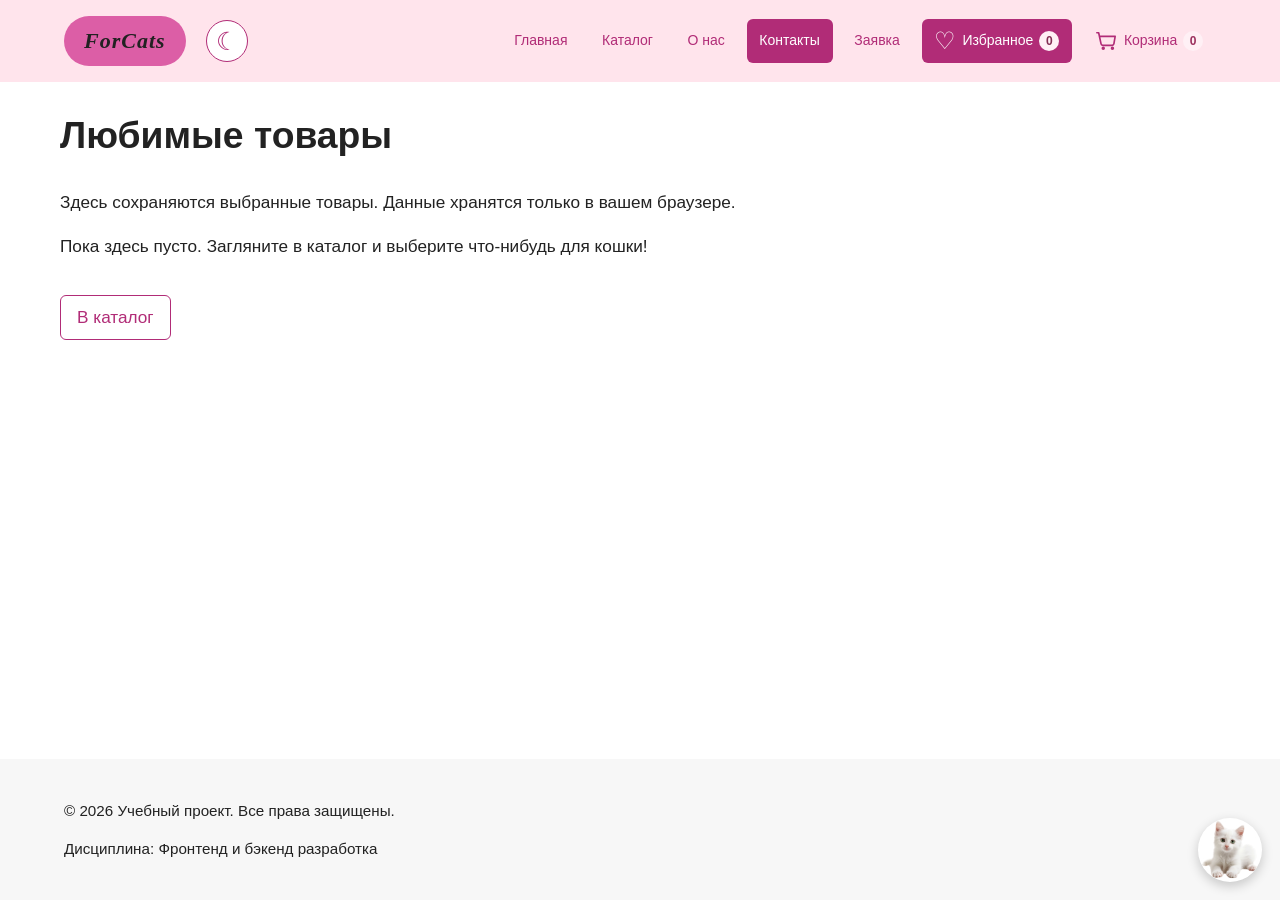
<file: favorites.html>
<!DOCTYPE html>

<html lang="ru">
<head>
<script src="js/theme.js"></script>
<meta charset="utf-8"/>
<meta content="width=device-width, initial-scale=1.0" name="viewport"/>
<meta content="Контактная информация учебного интернет-магазина." name="description"/>
<title>Избранное — ForCats</title>
<link href="css/style.css" rel="stylesheet"/>
<meta content="website" property="og:type"/>
<meta content="Учебный интернет-магазин" property="og:title"/>
<meta content="Учебный frontend-проект интернет-магазина." property="og:description"/>
<link href="css/responsive.css" rel="stylesheet"/><script defer="" src="js/data.js"></script><script defer="" src="js/store.js"></script><script defer="" src="js/main.js"></script><script defer="" src="js/cart.js"></script><link href="css/theme.css" rel="stylesheet"/></head>
<body data-page="favorites"><a class="skip-link" href="#main-content">Перейти к содержимому</a><div class="chat-window" hidden="" id="chat-window">
<div class="chat-window__header">
<span class="chat-window__title">Чат с магазином</span>
<button aria-label="Закрыть чат" class="chat-window__close" id="chat-close" type="button">
        ✕
      </button>
</div>
<div class="chat-window__body">
<p class="chat-window__message chat-window__message--bot">
        Здравствуйте! Чем можем помочь?
      </p>
<p class="chat-window__message chat-window__message--user">
        Хочу узнать о доставке.
      </p>
<p class="chat-window__message chat-window__message--bot">
        Доставка по Москве — 1–2 дня, по России — 3–7 дней.
      </p>
</div>
<div class="chat-window__footer">
<p class="chat-window__note">Это учебный чат. Отправка сообщений не работает.</p>
</div>
</div><button aria-label="Открыть чат" class="chat-button" id="chat-toggle" type="button">
<img alt="" class="chat-button__icon" height="100" loading="lazy" src="images/chat-icon.png" width="100"/>
</button>
<header class="site-header">
<div class="site-header__inner">
<a class="site-header__logo" href="index.html">ForCats</a>
<button aria-label="Включить тёмную тему" aria-pressed="false" class="theme-toggle" id="theme-toggle" title="Тёмная тема" type="button">☾</button>
<button aria-controls="primary-navigation" aria-expanded="false" aria-label="Открыть меню" class="menu-toggle" id="menu-toggle" type="button"><span aria-hidden="true" class="menu-toggle__bars"><span></span><span></span><span></span></span><span class="menu-toggle__text">меню</span></button><nav aria-label="Основная навигация" class="site-nav" id="primary-navigation"><ul class="site-nav__list"><li class="site-nav__item"><a class="site-nav__link" href="index.html">Главная</a></li><li class="site-nav__item"><a class="site-nav__link" href="catalog.html">Каталог</a></li><li class="site-nav__item"><a class="site-nav__link" href="about.html">О нас</a></li><li class="site-nav__item"><a aria-current="page" class="site-nav__link site-nav__link--active" href="contacts.html">Контакты</a></li><li class="site-nav__item"><a class="site-nav__link" href="order.html">Заявка</a></li><li class="site-nav__item"><a aria-current="page" aria-label="Избранное" class="site-nav__link site-nav__link--utility site-nav__link--active" href="favorites.html"><span class="nav-symbol">♡</span><span class="nav-utility-label">Избранное</span><span class="nav-counter" data-fav-count="">0</span></a></li><li class="site-nav__item"><a aria-label="Корзина" class="site-nav__link site-nav__link--utility" href="cart.html"><span class="nav-symbol nav-symbol--cart" aria-hidden="true"><svg viewBox="0 0 24 24" fill="none" stroke="currentColor" stroke-width="1.8" stroke-linecap="round" stroke-linejoin="round" focusable="false"><circle cx="9" cy="20" r="1"/><circle cx="19" cy="20" r="1"/><path d="M2 3h2l2.6 12.1a2 2 0 0 0 2 1.6h10a2 2 0 0 0 2-1.6L22 7H5"/></svg></span><span class="nav-utility-label">Корзина</span><span class="nav-counter" data-cart-count="">0</span></a></li></ul></nav>
</div>
</header>
<main id="main-content"><section class="section saved-page"><h1>Любимые товары</h1><p>Здесь сохраняются выбранные товары. Данные хранятся только в вашем браузере.</p><p id="saved-empty">Пока здесь пусто. Загляните в каталог и выберите что-нибудь для кошки!</p><div class="saved-products" id="saved-products"></div><a class="button button--secondary" href="catalog.html">В каталог</a></section></main>
<footer class="site-footer">
<div class="site-footer__inner">
<p>© 2026 Учебный проект. Все права защищены.</p>
<p>Дисциплина: Фронтенд и бэкенд разработка</p>
</div>
</footer>
</body>
</html>
</file>
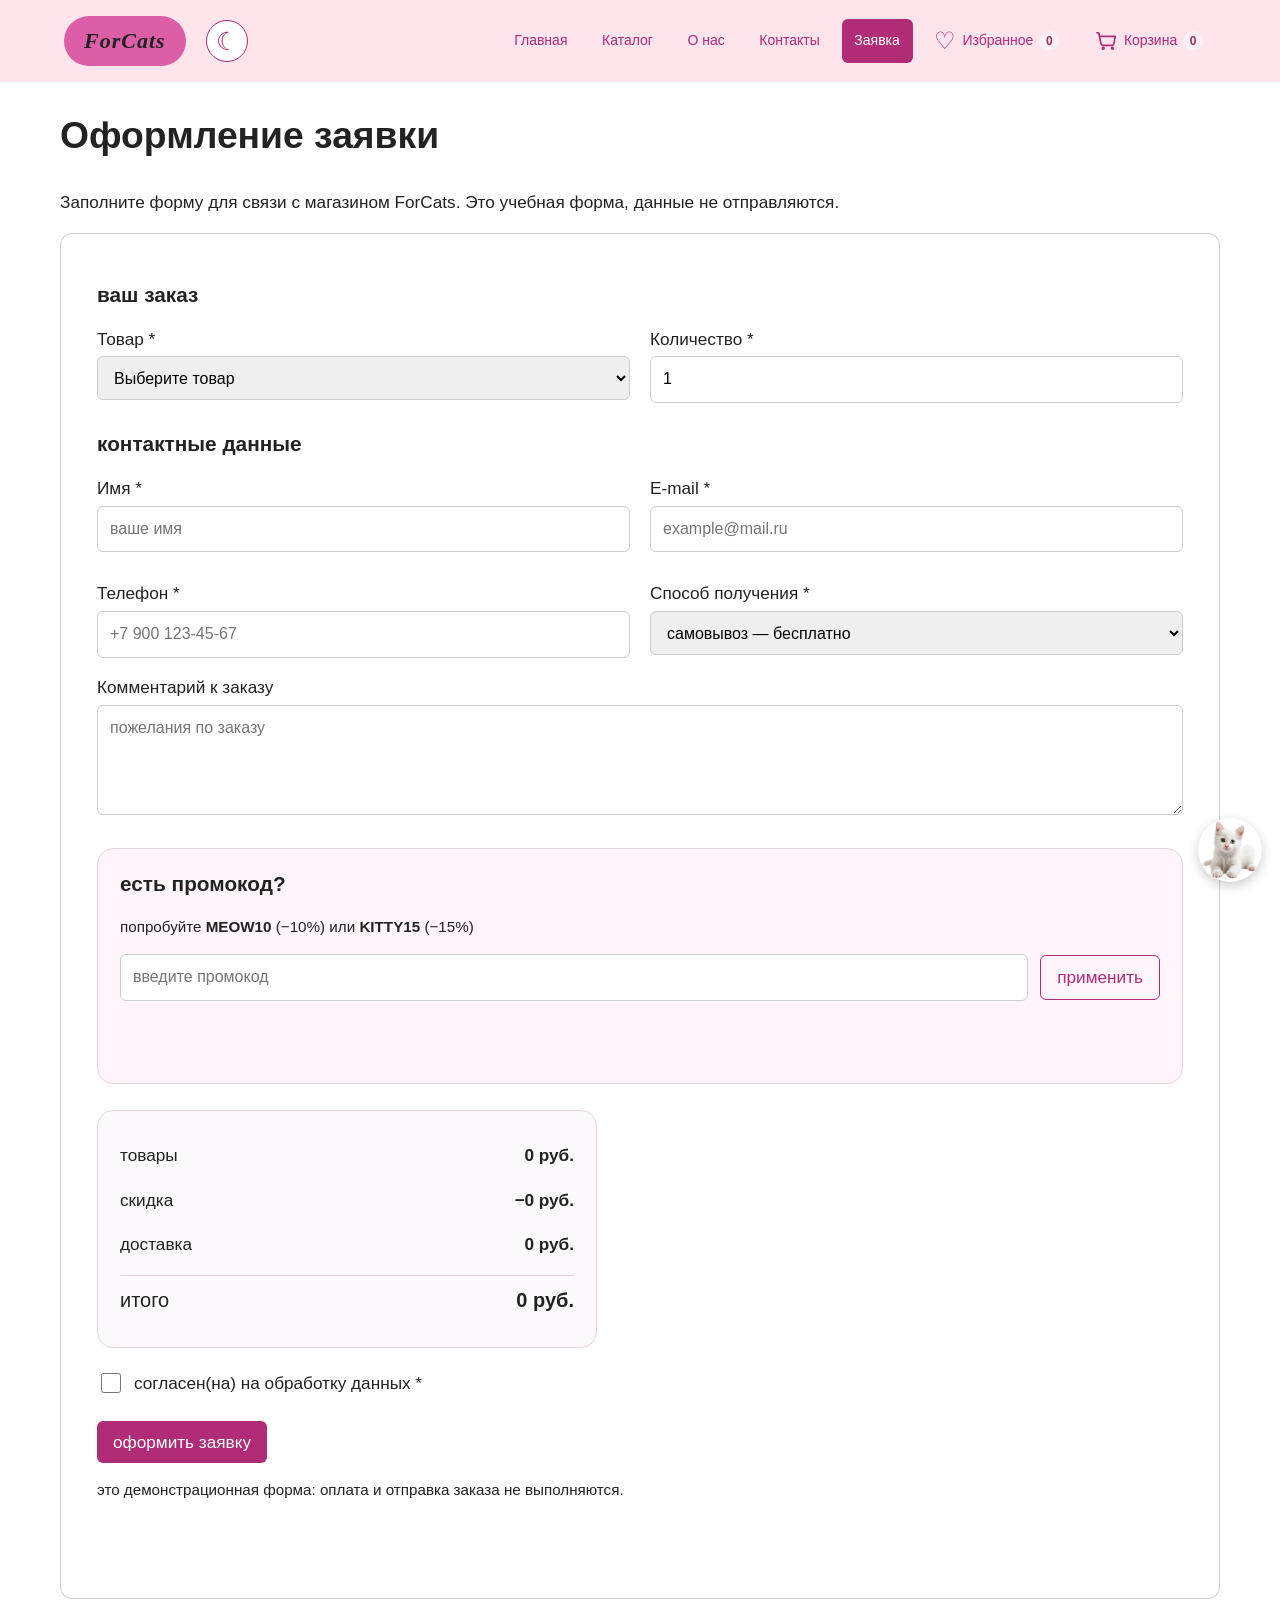
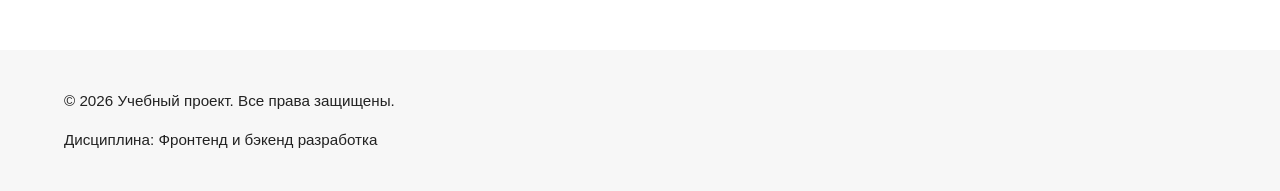
<file: order.html>
<!DOCTYPE html>

<html lang="ru">
<head>
<script src="js/theme.js"></script>

<meta charset="utf-8"/>
<meta content="width=device-width, initial-scale=1.0" name="viewport"/>
<meta content="Форма заявки учебного интернет-магазина ForCats." name="description"/>
<title>Заявка — ForCats</title>
<link href="css/style.css" rel="stylesheet"/>
<meta content="website" property="og:type"/>
<meta content="Учебный интернет-магазин" property="og:title"/>
<meta content="Учебный frontend-проект интернет-магазина." property="og:description"/>
<link href="css/responsive.css" rel="stylesheet"/><script defer="" src="js/data.js"></script><script defer="" src="js/store.js"></script><script defer="" src="js/main.js"></script><script defer="" src="js/validation.js"></script><link href="css/theme.css" rel="stylesheet"/></head>
<body><a class="skip-link" href="#main-content">Перейти к содержимому</a><div class="chat-window" hidden="" id="chat-window">
<div class="chat-window__header">
<span class="chat-window__title">Чат с магазином</span>
<button aria-label="Закрыть чат" class="chat-window__close" id="chat-close" type="button">
        ✕
      </button>
</div>
<div class="chat-window__body">
<p class="chat-window__message chat-window__message--bot">
        Здравствуйте! Чем можем помочь?
      </p>
<p class="chat-window__message chat-window__message--user">
        Хочу узнать о доставке.
      </p>
<p class="chat-window__message chat-window__message--bot">
        Доставка по Москве — 1–2 дня, по России — 3–7 дней.
      </p>
</div>
<div class="chat-window__footer">
<p class="chat-window__note">Это учебный чат. Отправка сообщений не работает.</p>
</div>
</div><button aria-label="Открыть чат" class="chat-button" id="chat-toggle" type="button">
<img alt="" class="chat-button__icon" height="100" loading="lazy" src="images/chat-icon.png" width="100"/>
</button>
<header class="site-header">
<div class="site-header__inner">
<a class="site-header__logo" href="index.html">ForCats</a>
<button aria-label="Включить тёмную тему" aria-pressed="false" class="theme-toggle" id="theme-toggle" title="Тёмная тема" type="button">☾</button>
<button aria-controls="primary-navigation" aria-expanded="false" aria-label="Открыть меню" class="menu-toggle" id="menu-toggle" type="button"><span aria-hidden="true" class="menu-toggle__bars"><span></span><span></span><span></span></span><span class="menu-toggle__text">меню</span></button><nav aria-label="Основная навигация" class="site-nav" id="primary-navigation"><ul class="site-nav__list"><li class="site-nav__item"><a class="site-nav__link" href="index.html">Главная</a></li><li class="site-nav__item"><a class="site-nav__link" href="catalog.html">Каталог</a></li><li class="site-nav__item"><a class="site-nav__link" href="about.html">О нас</a></li><li class="site-nav__item"><a class="site-nav__link" href="contacts.html">Контакты</a></li><li class="site-nav__item"><a aria-current="page" class="site-nav__link site-nav__link--active" href="order.html">Заявка</a></li><li class="site-nav__item"><a aria-label="Избранное" class="site-nav__link site-nav__link--utility" href="favorites.html"><span class="nav-symbol">♡</span><span class="nav-utility-label">Избранное</span><span class="nav-counter" data-fav-count="">0</span></a></li><li class="site-nav__item"><a aria-label="Корзина" class="site-nav__link site-nav__link--utility" href="cart.html"><span class="nav-symbol nav-symbol--cart" aria-hidden="true"><svg viewBox="0 0 24 24" fill="none" stroke="currentColor" stroke-width="1.8" stroke-linecap="round" stroke-linejoin="round" focusable="false"><circle cx="9" cy="20" r="1"/><circle cx="19" cy="20" r="1"/><path d="M2 3h2l2.6 12.1a2 2 0 0 0 2 1.6h10a2 2 0 0 0 2-1.6L22 7H5"/></svg></span><span class="nav-utility-label">Корзина</span><span class="nav-counter" data-cart-count="">0</span></a></li></ul></nav>
</div>
</header>
<main id="main-content"><section class="section"><h1>Оформление заявки</h1><p>Заполните форму для связи с магазином ForCats. Это учебная форма, данные не отправляются.</p><form class="order-form order-form--page checkout" id="kr3-order-form" novalidate=""><h2>ваш заказ</h2><div class="checkout__grid"><div class="order-form__field"><label class="order-form__label" for="checkout-product">Товар *</label><select class="order-form__select" id="checkout-product" name="product" required=""><option value="">выберите товар</option><option value="400">корм для котят — 400 руб.</option><option value="650">игрушка для кошек — 650 руб.</option><option value="890">лежанка — 890 руб.</option></select></div><div class="order-form__field"><label class="order-form__label" for="checkout-quantity">Количество *</label><input class="order-form__input" id="checkout-quantity" max="20" min="1" name="quantity" required="" type="number" value="1"/></div></div><h2>контактные данные</h2><div class="checkout__grid"><div class="order-form__field"><label class="order-form__label" for="customer-name">Имя *</label><input autocomplete="name" class="order-form__input" id="customer-name" minlength="2" name="name" placeholder="ваше имя" required=""/></div><div class="order-form__field"><label class="order-form__label" for="customer-email">E-mail *</label><input autocomplete="email" class="order-form__input" id="customer-email" name="email" placeholder="example@mail.ru" required="" type="email"/></div><div class="order-form__field"><label class="order-form__label" for="customer-phone">Телефон *</label><input autocomplete="tel" class="order-form__input" id="customer-phone" minlength="10" name="phone" placeholder="+7 900 123-45-67" required="" type="tel"/></div><div class="order-form__field"><label class="order-form__label" for="checkout-delivery">Способ получения *</label><select class="order-form__select" id="checkout-delivery" required=""><option value="pickup">самовывоз — бесплатно</option><option value="courier">доставка курьером — 250 руб.</option></select></div></div><div class="order-form__field"><label class="order-form__label" for="customer-comment">Комментарий к заказу</label><textarea class="order-form__textarea" id="customer-comment" name="comment" placeholder="пожелания по заказу" rows="3"></textarea></div><div class="promo-box"><h2>есть промокод?</h2><p class="form-note">попробуйте <strong>MEOW10</strong> (−10%) или <strong>KITTY15</strong> (−15%)</p><div class="promo-box__controls"><label class="sr-only" for="promo-code">промокод</label><input autocomplete="off" class="order-form__input" id="promo-code" placeholder="введите промокод"/><button class="button button--secondary" id="apply-promo" type="button">применить</button></div><p aria-live="polite" id="promo-status" role="status"></p></div><div aria-live="polite" class="checkout__total"><div><span>товары</span><strong id="subtotal">0 руб.</strong></div><div><span>скидка</span><strong id="discount">0 руб.</strong></div><div><span>доставка</span><strong id="delivery-price">0 руб.</strong></div><div class="checkout__grand"><span>итого</span><strong id="grand-total">0 руб.</strong></div></div><label class="checkout__agree"><input id="checkout-agree" required="" type="checkbox"/> согласен(на) на обработку данных *</label><div class="order-form__actions"><button class="button button--primary" type="submit">оформить заявку</button></div><p class="form-note">это демонстрационная форма: оплата и отправка заказа не выполняются.</p><p aria-live="polite" id="order-status" role="status"></p></form></section></main>
<footer class="site-footer">
<div class="site-footer__inner">
<p>© 2026 Учебный проект. Все права защищены.</p>
<p>Дисциплина: Фронтенд и бэкенд разработка</p>
</div>
</footer>
</body>
</html>
</file>
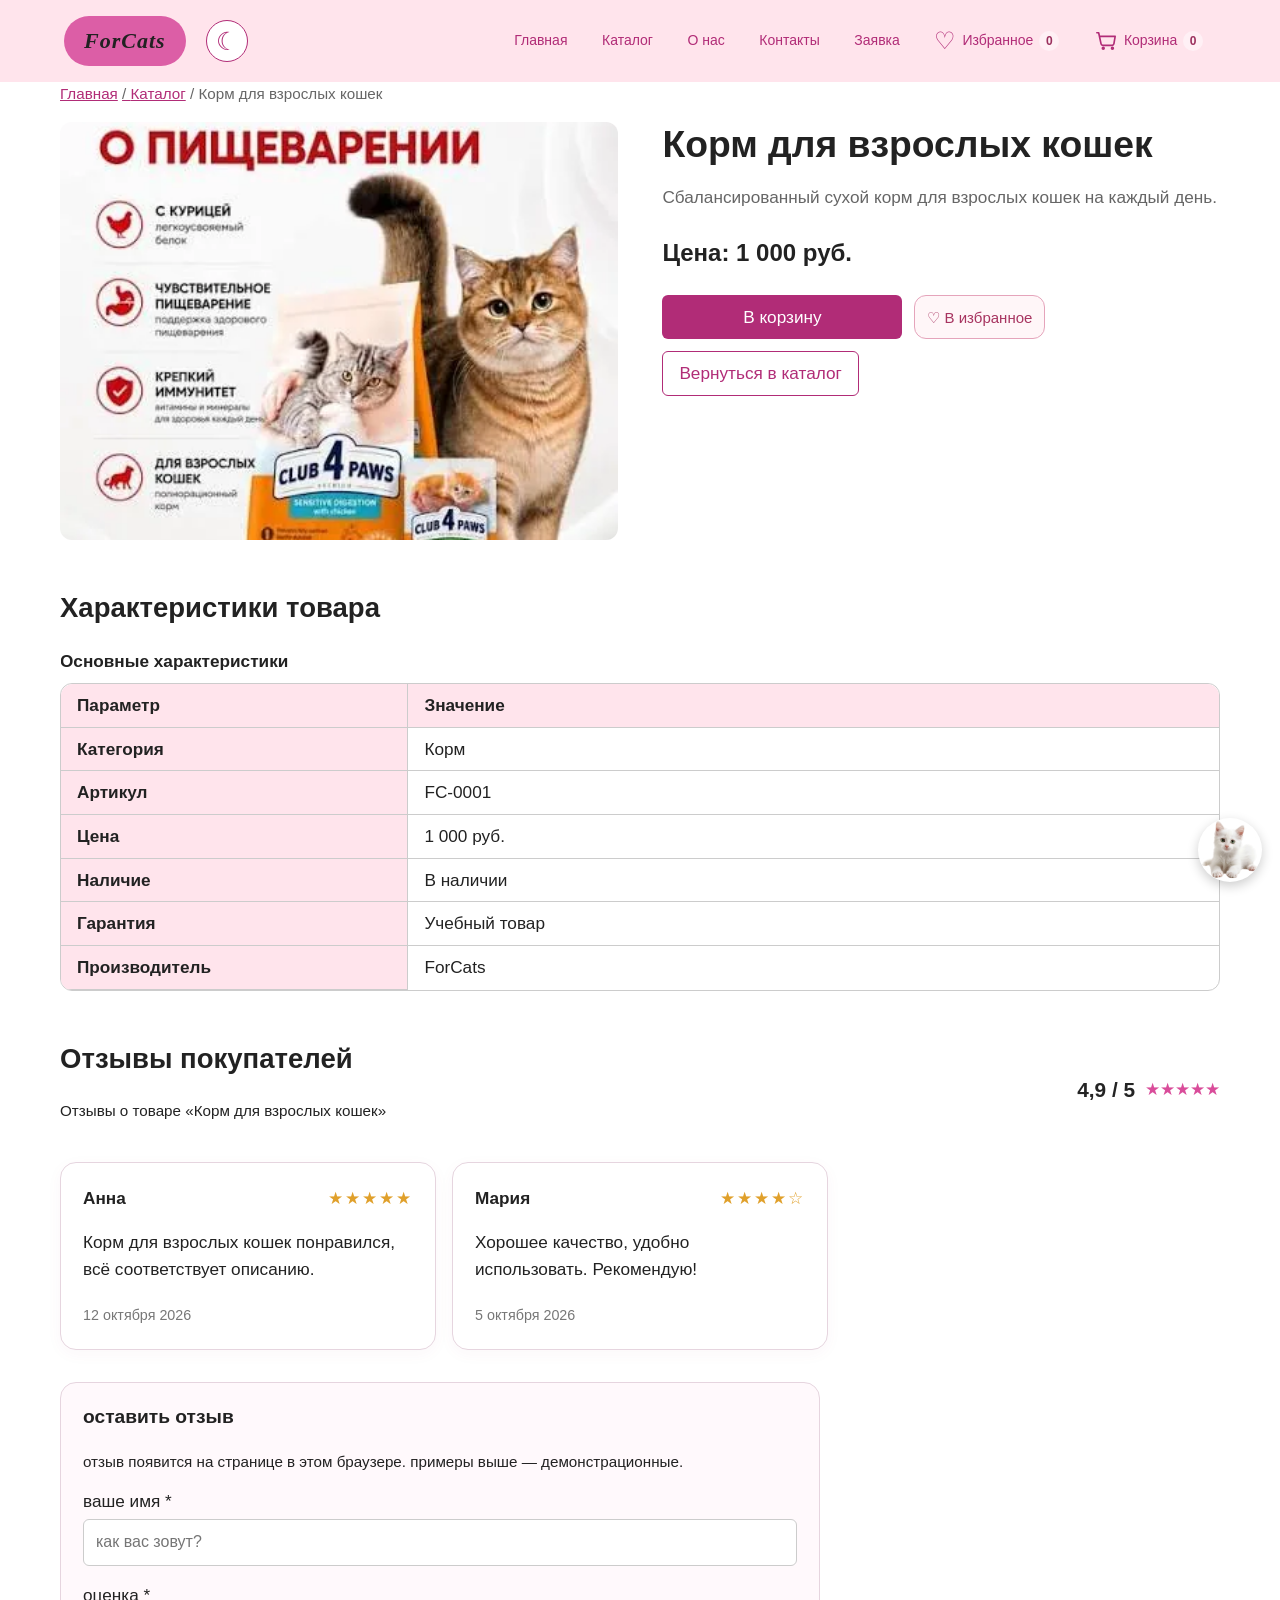
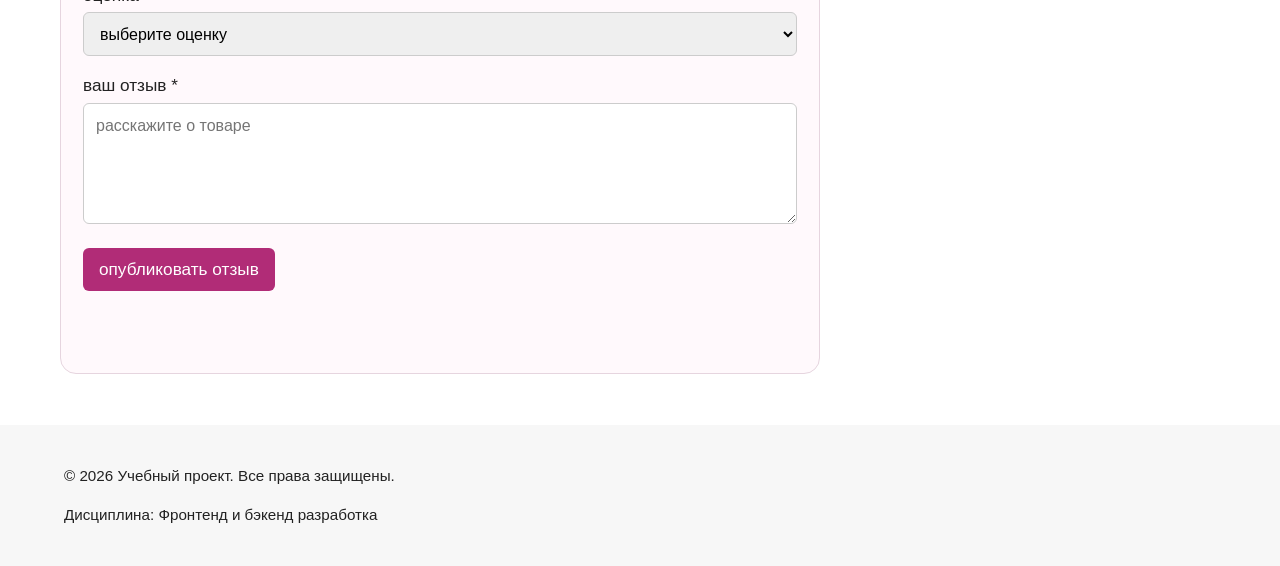
<file: product.html>
<!DOCTYPE html>

<html lang="ru">
<head>
<script src="js/theme.js"></script>

<meta charset="utf-8"/>
<meta content="width=device-width, initial-scale=1.0" name="viewport"/>
<meta content="Карточка товара учебного интернет-магазина: описание, характеристики, цена и заявка." name="description"/>
<title>Товар 1 — Учебный интернет-магазин</title>
<link href="css/style.css" rel="stylesheet"/>
<meta content="website" property="og:type"/>
<meta content="Учебный интернет-магазин" property="og:title"/>
<meta content="Учебный frontend-проект интернет-магазина." property="og:description"/>
<link href="css/responsive.css" rel="stylesheet"/><script defer="" src="js/data.js"></script><script defer="" src="js/store.js"></script><script defer="" src="js/main.js"></script><script defer="" src="js/product.js"></script><link href="css/theme.css" rel="stylesheet"/></head>
<body><a class="skip-link" href="#main-content">Перейти к содержимому</a><div class="chat-window" hidden="" id="chat-window">
<div class="chat-window__header">
<span class="chat-window__title">Чат с магазином</span>
<button aria-label="Закрыть чат" class="chat-window__close" id="chat-close" type="button">
        ✕
      </button>
</div>
<div class="chat-window__body">
<p class="chat-window__message chat-window__message--bot">
        Здравствуйте! Чем можем помочь?
      </p>
<p class="chat-window__message chat-window__message--user">
        Хочу узнать о доставке.
      </p>
<p class="chat-window__message chat-window__message--bot">
        Доставка по Москве — 1–2 дня, по России — 3–7 дней.
      </p>
</div>
<div class="chat-window__footer">
<p class="chat-window__note">Это учебный чат. Отправка сообщений не работает.</p>
</div>
</div><button aria-label="Открыть чат" class="chat-button" id="chat-toggle" type="button">
<img alt="" class="chat-button__icon" height="100" loading="lazy" src="images/chat-icon.png" width="100"/>
</button>
<header class="site-header">
<div class="site-header__inner">
<a class="site-header__logo" href="index.html">ForCats</a>
<button aria-label="Включить тёмную тему" aria-pressed="false" class="theme-toggle" id="theme-toggle" title="Тёмная тема" type="button">☾</button>
<button aria-controls="primary-navigation" aria-expanded="false" aria-label="Открыть меню" class="menu-toggle" id="menu-toggle" type="button"><span aria-hidden="true" class="menu-toggle__bars"><span></span><span></span><span></span></span><span class="menu-toggle__text">меню</span></button><nav aria-label="Основная навигация" class="site-nav" id="primary-navigation"><ul class="site-nav__list"><li class="site-nav__item"><a class="site-nav__link" href="index.html">Главная</a></li><li class="site-nav__item"><a class="site-nav__link" href="catalog.html">Каталог</a></li><li class="site-nav__item"><a class="site-nav__link" href="about.html">О нас</a></li><li class="site-nav__item"><a class="site-nav__link" href="contacts.html">Контакты</a></li><li class="site-nav__item"><a class="site-nav__link" href="order.html">Заявка</a></li><li class="site-nav__item"><a aria-label="Избранное" class="site-nav__link site-nav__link--utility" href="favorites.html"><span class="nav-symbol">♡</span><span class="nav-utility-label">Избранное</span><span class="nav-counter" data-fav-count="">0</span></a></li><li class="site-nav__item"><a aria-label="Корзина" class="site-nav__link site-nav__link--utility" href="cart.html"><span class="nav-symbol nav-symbol--cart" aria-hidden="true"><svg viewBox="0 0 24 24" fill="none" stroke="currentColor" stroke-width="1.8" stroke-linecap="round" stroke-linejoin="round" focusable="false"><circle cx="9" cy="20" r="1"/><circle cx="19" cy="20" r="1"/><path d="M2 3h2l2.6 12.1a2 2 0 0 0 2 1.6h10a2 2 0 0 0 2-1.6L22 7H5"/></svg></span><span class="nav-utility-label">Корзина</span><span class="nav-counter" data-cart-count="">0</span></a></li></ul></nav>
</div>
</header>
<main id="main-content">
<nav aria-label="Хлебные крошки" class="breadcrumbs">
<a class="breadcrumbs__link" href="index.html">Главная</a>
<a class="breadcrumbs__link" href="catalog.html">Каталог</a>
<span class="breadcrumbs__current">Товар 1</span>
</nav>
<section class="section product-page">
<div class="product-page__layout">
<div class="product-page__media">
<img alt="Товар для кошек ForCats" class="product-page__image" decoding="async" height="450" loading="lazy" sizes="(max-width: 767px) calc(100vw - 32px), (max-width: 1100px) 44vw, 540px" src="images/photo2.jpeg" width="600"/>
</div>
<div class="product-page__info">
<h1 class="product-page__title">Корм для котят</h1>
<p class="product-page__description">
            Корм для котят до 6 месяцев. Содержит все необходимые витамины и минералы для здорового роста и развития вашего питомца.
            Поможет укрепить иммунитет, улучшить состояние шерсти и поддерживать активность.
            Выбирайте хороших производителей для своих пушистиков, чтобы обеспечить им долгую и счастливую жизнь.
          </p>
<p class="product-page__price">Цена: 400 руб.</p>
<div class="product-page__actions">
<button class="button button--primary product-card__button" data-product="Товар 1" type="button">
    Оставить заявку
  </button>
<a class="button button--secondary" href="catalog.html">
    Вернуться в каталог
  </a>
</div>
</div>
</div>
</section>
<section class="section">
<h2>Характеристики товара</h2>
<div aria-label="Характеристики товара (на широких экранах таблица прокручивается)" class="table-scroll" role="region" tabindex="0"><table class="product-table">
<caption>Основные характеристики</caption>
<thead>
<tr>
<th scope="col">Параметр</th>
<th scope="col">Значение</th>
</tr>
</thead>
<tbody>
<tr>
<th scope="row">Категория</th>
<td>Корм</td>
</tr>
<tr>
<th scope="row">Артикул</th>
<td>SKU-0001</td>
</tr>
<tr>
<th scope="row">Цена</th>
<td>400 руб.</td>
</tr>
<tr>
<th scope="row">Наличие</th>
<td>В наличии</td>
</tr>
<tr>
<th scope="row">Гарантия</th>
<td>12 месяцев</td>
</tr>
<tr>
<th scope="row">Производитель</th>
<td>РоялКанин ООО</td>
</tr>
</tbody>
</table></div>
</section>
<section aria-labelledby="reviews-heading" class="section reviews"><div class="reviews__heading"><div><h2 id="reviews-heading">Отзывы покупателей</h2><p class="reviews__subtitle">Что говорят о корме для котят</p></div><div class="reviews__score"><strong>4,8 / 5</strong><span aria-label="5 звёзд">★★★★★</span></div></div><div class="reviews__list" id="reviews-list"><article class="review-card"><div class="review-card__top"><strong>анна</strong><span aria-label="5 из 5" class="review-card__stars">★★★★★</span></div><p>котёнок ест с удовольствием, упаковка удобная. понравилось!</p><small>12 октября 2026</small></article><article class="review-card"><div class="review-card__top"><strong>мария</strong><span aria-label="5 из 5" class="review-card__stars">★★★★★</span></div><p>хороший корм, подошёл нашему малышу. будем брать ещё.</p><small>5 октября 2026</small></article><article class="review-card"><div class="review-card__top"><strong>алексей</strong><span aria-label="4 из 5" class="review-card__stars">★★★★☆</span></div><p>всё нормально, кот доволен. хотелось бы упаковку побольше.</p><small>21 сентября 2026</small></article></div><form class="review-form" id="review-form" novalidate=""><h3>оставить отзыв</h3><p class="form-note">отзыв появится на странице в этом браузере. примеры выше — демонстрационные.</p><div class="order-form__field"><label class="order-form__label" for="review-name">ваше имя *</label><input class="order-form__input" id="review-name" maxlength="40" name="name" placeholder="как вас зовут?" required=""/></div><div class="order-form__field"><label class="order-form__label" for="review-rating">оценка *</label><select class="order-form__select" id="review-rating" required=""><option value="">выберите оценку</option><option value="5">★★★★★ — отлично</option><option value="4">★★★★☆ — хорошо</option><option value="3">★★★☆☆ — нормально</option><option value="2">★★☆☆☆ — плохо</option><option value="1">★☆☆☆☆ — очень плохо</option></select></div><div class="order-form__field"><label class="order-form__label" for="review-text">ваш отзыв *</label><textarea class="order-form__textarea" id="review-text" maxlength="600" minlength="10" placeholder="расскажите о товаре" required="" rows="4"></textarea></div><button class="button button--primary" type="submit">опубликовать отзыв</button><p aria-live="polite" id="review-status" role="status"></p></form></section></main>
<footer class="site-footer">
<div class="site-footer__inner">
<p>© 2026 Учебный проект. Все права защищены.</p>
<p>Дисциплина: Фронтенд и бэкенд разработка</p>
</div>
</footer>

<p class="success-message" hidden="" id="success-message">
    Форма успешно отправлена!
  </p>
<p class="success-message" hidden="" id="success-message">
    Форма успешно отправлена!
  </p>
</body>
</html>
</file>
<file: css/style.css>
/* ============================================================
   1. Переменные
   ============================================================ */
:root {
  /* Цвета */
  --color-header-bg: #ffe4ec;
  /* Контрастный оттенок для текста и кнопок (WCAG AA, практика №13).
     Оригинальный розовый цвет логотипа сохранён отдельно. */
  --color-primary: #b12c77;
  --color-brand-pink: #dc5ea6;
  --color-primary-dark: #860081;
  --color-white: #ffffff;
  --color-text: #222222;
  --color-bg: #ffffff;
  --color-surface: #f7f7f7;
  --color-border: #cccccc;
  --color-muted: #666666;
  --color-danger: #b00020;
  --color-success: #147a2a;
  --color-success-bg: #eefaf0;
  --color-info-bg: #ffeef6;
  --color-filters-bg: #ffeff6;

  /* Отступы */
  --space-xs: 4px;
  --space-sm: 8px;
  --space-md: 16px;
  --space-lg: 24px;
  --space-xl: 32px;

  /* Радиусы */
  --radius-sm: 6px;
  --radius-md: 12px;
  --radius-lg: 12px;

  /* Контейнер */
  --container-width: 1100px;
}

/* ============================================================
   2. Базовые стили
   ============================================================ */
* {
  box-sizing: border-box;
}

html {
  scroll-behavior: smooth;
}

body {
  margin: 0;
  font-family: Arial, sans-serif;
  line-height: 1.5;
  color: var(--color-text);
  background-color: var(--color-bg);

  min-height: 100vh;      
  display: flex;          
  flex-direction: column; 
}
main {
  flex: 1;   
}



/* ============================================================
   3. Общие элементы
   ============================================================ */
a,
button,
input,
select,
textarea {
  font: inherit;
}

button {
  cursor: pointer;
}

/* Кнопка — самостоятельный БЭМ-блок */
.button {
  display: inline-block;
  padding: var(--space-sm) var(--space-md);
  border: none;
  border-radius: var(--radius-sm);
  color: var(--color-white);
  background-color: var(--color-primary);
  text-decoration: none;
  text-align: center;
}

.button:hover {
  background-color: var(--color-primary-dark);
}

.button:focus-visible {
  outline: 2px solid var(--color-primary);
  outline-offset: 3px;
}

.button--primary {
  color: var(--color-white);
  background-color: var(--color-primary);
}

.button--primary:hover {
  background-color: var(--color-primary-dark);
}

.button--secondary {
  color: var(--color-primary);
  background-color: transparent;
  border: 1px solid var(--color-primary);
}

.button--secondary:hover {
  color: var(--color-white);
  background-color: var(--color-primary);
}

.button:disabled,
.button--disabled {
  opacity: 0.6;
  cursor: not-allowed;
}

/* ============================================================
   4. Компоненты страницы
   ============================================================ */

/* ---------- 4.1. Шапка сайта ---------- */
.site-header {
  position: sticky;
  top: 0;
  z-index: 50;
  background-color: var(--color-header-bg);
}

.site-header__inner {
  max-width: var(--container-width);
  margin: 0 auto;
  padding: var(--space-md) var(--space-lg);
  display: flex;
  align-items: center;
  justify-content: space-between;
  gap: var(--space-md);
}

.site-header__logo {
  display: inline-block;
  padding: 8px 20px;
  font-family: 'Georgia', 'Times New Roman', serif;
  font-size: 22px;
  font-weight: 700;
  font-style: italic;
  letter-spacing: 1px;
  color: var(--color-text);
  background-color: var(--color-brand-pink);
  border-radius: 30px;
  text-decoration: none;
  transition: transform 0.15s ease, background-color 0.15s ease;
}

.site-header__logo:hover {
  background-color: var(--color-primary-dark);
  color: var(--color-white);
  transform: scale(1.03);
}

/* ---------- 4.2. Навигация ---------- */
.site-nav__list {
  display: flex;
  flex-wrap: wrap;
  justify-content: center;
  align-items: center;
  gap: var(--space-md);
  padding: 0;
  margin: var(--space-md) 0 0;
  list-style: none;
}

.site-nav__item {
  /* зарезервировано для будущих стилей пункта */
}

.site-nav__link {
  display: inline-block;
  padding: var(--space-sm) var(--space-md);
  color: var(--color-primary);
  text-decoration: none;
  border-radius: var(--radius-sm);
}

.site-nav__link:hover {
  color: var(--color-white);
  background-color: var(--color-primary);
}

.site-nav__link:focus-visible {
  outline: 2px solid var(--color-primary);
  outline-offset: 3px;
}

.site-nav__link--active {
  color: var(--color-white);
  background-color: var(--color-primary);
}

/* ---------- 4.3. Хлебные крошки ---------- */
.breadcrumbs {
  max-width: var(--container-width);
  margin: 0 auto var(--space-md);
  font-size: 14px;
  color: var(--color-muted);
}

.breadcrumbs__link {
  color: var(--color-primary);
}

.breadcrumbs__link + .breadcrumbs__link::before,
.breadcrumbs__current::before {
  content: " / ";
  color: var(--color-muted);
}

/* ---------- 4.4. Первый экран ---------- */
.hero {
  position: relative;
  max-width: var(--container-width);
  margin: var(--space-xl) auto;
  padding: var(--space-xl) var(--space-lg);
  border-radius: var(--radius-md);
  text-align: center;
  overflow: hidden;

  background-image: url('../images/hero-cat.jpeg');
  background-repeat: no-repeat;
  background-position: center;
  background-size: cover;  
  background-color: var(--color-info-bg);
}
.hero::before {
  content: '';
  position: absolute;
  inset: 0;
  background-color: rgba(255, 228, 240, 0.6);
  z-index: 0;
}

.hero > * {
  position: relative;
  z-index: 1;
}
/* ---------- 4.5. Универсальный раздел ---------- */
.section {
  max-width: var(--container-width);
  margin: 0 auto var(--space-xl);
}

.section h2 {
  margin-top: 0;
}

/* ---------- 4.6. Информационный блок ---------- */
.aside-info {
  max-width: var(--container-width);
  margin: 0 auto var(--space-xl);
  padding: var(--space-md);
  border-left: 4px solid var(--color-primary);
  background-color: var(--color-surface);
}

/* ---------- 4.7. Сетка товаров ---------- */
.products-grid {
  display: grid;
  grid-template-columns: repeat(3, 1fr);
  gap: var(--space-md);
}

/* ---------- 4.8. Карточка товара ---------- */

.product-card__image {
  display: block;
  width: 100%;
  height: 180px;
  object-fit: cover;
  border-radius: var(--radius-sm);
  background-color: var(--color-surface);
}

.product-card {
  position: relative; /* ← контейнер для бейджа */
  display: flex;
  flex-direction: column;
  gap: var(--space-sm);
  margin-bottom: 0;
  padding: var(--space-md);
  border: 1px solid var(--color-border);
  border-radius: var(--radius-md);
  background-color: var(--color-bg);
}

.product-card:hover {
  border-color: var(--color-primary);
}

.product-card--featured {
  border-color: var(--color-primary);
}

.product-card--discount {
  border-color: var(--color-danger);
}

/* Бейдж — position: absolute относительно карточки */
.product-card__badge {
  position: absolute;
  top: var(--space-sm);
  right: var(--space-sm);
  padding: 4px 8px;
  color: var(--color-white);
  background-color: var(--color-danger);
  border-radius: var(--radius-sm);
  font-size: 12px;
  font-weight: 700;
  z-index: 1;
}

.product-card__badge--new {
  background-color: var(--color-success);
}

.product-card__title {
  margin: 0;
  color: var(--color-text);
}

.product-card__description {
  margin: 0;
  color: var(--color-muted);
}

.product-card__price {
  margin: 0;
  font-weight: 700;
}

.product-card--discount .product-card__price {
  color: var(--color-danger);
}

.product-card__button {
  margin-top: auto;
  align-self: flex-start;
}

/* ---------- 4.8.1. Страница товара ---------- */
.product-page__layout {
  display: grid;
  grid-template-columns: 1fr 1fr;
  gap: var(--space-xl);
  align-items: start;
}

.product-page__image {
  display: block;
  width: 100%;
  height: auto;
  border-radius: var(--radius-md);
  background-color: var(--color-surface);
}

.product-page__title {
  margin-top: 0;
  margin-bottom: var(--space-md);
}

.product-page__description {
  margin-bottom: var(--space-md);
  color: var(--color-muted);
}

.product-page__price {
  margin-bottom: var(--space-lg);
  font-size: 24px;
  font-weight: 700;
}

.product-page__actions {
  display: flex;
  flex-wrap: wrap;
  gap: var(--space-md);
}

/* ---------- 4.8.2. Таблица характеристик ---------- */
.product-table {
  width: 100%;
  border-collapse: separate;
  border-spacing: 0;
  border: 1px solid var(--color-border);
  border-radius: var(--radius-md);
  overflow: hidden;
  background-color: var(--color-bg);
}

.product-table caption {
  margin-bottom: var(--space-sm);
  font-weight: 700;
  text-align: left;
}

.product-table th,
.product-table td {
  padding: var(--space-sm) var(--space-md);
  text-align: left;
  border-bottom: 1px solid var(--color-border);
  border-right: 1px solid var(--color-border);
}

.product-table th:last-child,
.product-table td:last-child {
  border-right: none;
}

.product-table th {
  background-color: var(--color-header-bg);
  font-weight: 700;
}

.product-table tbody tr:last-child td {
  border-bottom: none;
}

.product-table thead tr:first-child th:first-child {
  border-top-left-radius: var(--radius-md);
}

.product-table thead tr:first-child th:last-child {
  border-top-right-radius: var(--radius-md);
}

.product-table tbody tr:last-child td:first-child {
  border-bottom-left-radius: var(--radius-md);
}

.product-table tbody tr:last-child td:last-child {
  border-bottom-right-radius: var(--radius-md);
}
.product-table th:first-child,
.product-table td:first-child {
  width: 30%;  
}

/* ---------- 4.9. Каталог ---------- */
.catalog-layout {
  max-width: var(--container-width);
  margin: 0 auto var(--space-xl);
  display: grid;
  grid-template-columns: minmax(0, 1fr);
  grid-template-areas: "filters" "products";
  gap: var(--space-md);
}

.catalog-filters {
  grid-area: filters;
  padding: var(--space-md);
  border: 1px solid var(--color-border);
  border-radius: var(--radius-md);
  background-color: var(  --color-filters-bg);
}

.catalog-products {
  grid-area: products;
}

/* ---------- 4.10. Фильтры каталога ---------- */
.filters-form {
  display: grid;
  gap: var(--space-md);
}

.filters-form fieldset {
  margin: 0;
  padding: var(--space-md);
  border: 1px solid var(--color-border);
  border-radius: var(--radius-sm);
}

.filters-form legend {
  font-weight: 700;
}

.filters-form label {
  display: block;
  margin-bottom: var(--space-sm);
}

.filters-form input[type="number"] {
  width: 100%;
  padding: 8px 10px;
  border: 1px solid var(--color-border);
  border-radius: var(--radius-sm);
}

/* ---------- 4.11. Модальное окно ---------- */
.order-dialog {
  width: min(100% - 32px, 560px);
  padding: var(--space-lg);
  border: none;
  border-radius: var(--radius-lg);
}

.order-dialog::backdrop {
  background-color: rgba(0, 0, 0, 0.5);
}

.order-dialog__title {
  margin-top: 0;
}

/* ---------- 4.12. Форма заявки ---------- */
.order-form__field {
  margin-bottom: var(--space-md);
}

.order-form__label {
  display: block;
  margin-bottom: var(--space-xs);
}

.order-form__input,
.order-form__select,
.order-form__textarea {
  width: 100%;
  padding: 10px 12px;
  border: 1px solid var(--color-border);
  border-radius: var(--radius-sm);
}

.order-form__input[type="checkbox"] {
  width: auto;
}

.order-form__hint {
  display: block;
  margin-top: var(--space-xs);
  color: var(--color-muted);
}

.order-form__input:hover,
.order-form__select:hover,
.order-form__textarea:hover {
  border-color: var(--color-primary);
}

.order-form__input:focus-visible,
.order-form__select:focus-visible,
.order-form__textarea:focus-visible,
.order-form__actions button:focus-visible {
  outline: 2px solid var(--color-primary);
  outline-offset: 2px;
}

.order-form__input[aria-invalid="true"],
.order-form__select[aria-invalid="true"],
.order-form__textarea[aria-invalid="true"] {
  border-color: var(--color-danger);
}

.order-form__actions {
  display: flex;
  gap: var(--space-md);
  margin-top: var(--space-lg);
}

/* ---------- 4.12.1. Форма на странице order.html ---------- */
.order-page {
  max-width: 720px;
}

.order-form--page {
  padding: var(--space-lg);
  border: 1px solid var(--color-border);
  border-radius: var(--radius-md);
  background-color: var(--color-bg);
}

.order-form__row {
  display: grid;
  grid-template-columns: 1fr 1fr;
  gap: var(--space-md);
}

.order-form__required {
  color: var(--color-danger);
}

.order-form__field--checkbox {
  margin-bottom: var(--space-md);
}

.order-form__label--checkbox {
  display: flex;
  align-items: flex-start;
  gap: var(--space-sm);
  cursor: pointer;
}

.order-form__input--checkbox {
  width: auto;
  margin-top: 4px;
}

/* ---------- 4.13. Сообщение об успехе ---------- */
.success-message {
  max-width: var(--container-width);
  margin: var(--space-lg) auto;
  padding: var(--space-md);
  border-left: 4px solid var(--color-success);
  background-color: var(--color-success-bg);
}

/* ---------- 4.14. Подвал ---------- */
.site-footer {
  padding: var(--space-lg) 0;  
  background-color: var(--color-surface);
}

.site-footer__inner {
  max-width: var(--container-width);
  margin: 0 auto;
  padding: 0 var(--space-lg);  /* боковые отступы внутри */
}

/* ---------- 4.15. Блоки страницы «О нас» ---------- */
.about-values {
  display: grid;
  grid-template-columns: repeat(3, 1fr);
  gap: var(--space-lg);
}

.about-card {
  padding: var(--space-lg);
  border: 1px solid var(--color-border);
  border-radius: var(--radius-md);
  background-color: var(--color-bg);
}

.about-card__title {
  margin-top: 0;
  margin-bottom: var(--space-sm);
}

.about-card__text {
  margin: 0;
  color: var(--color-muted);
}

.about-stats {
  display: grid;
  grid-template-columns: repeat(3, 1fr);
  gap: var(--space-lg);
  padding: 0;
  margin: 0;
  list-style: none;
}

.about-stats__item {
  padding: var(--space-lg);
  text-align: center;
  border: 1px solid var(--color-border);
  border-radius: var(--radius-md);
  background-color: var(--color-surface);
}

.about-stats__value {
  display: block;
  font-size: 32px;
  font-weight: 700;
  color: var(--color-primary);
}

.about-stats__label {
  display: block;
  margin-top: var(--space-xs);
  font-size: 14px;
  color: var(--color-muted);
}

/* ---------- 4.16. Чат-виджет ---------- */
.chat-button {
  position: fixed;
  right: var(--space-lg);
  bottom: var(--space-lg);
  z-index: 100;
  width: 64px;
  height: 64px;
  padding: 0;
  border: none;
  border-radius: 50%;
  background-color: var(--color-bg);
  box-shadow: 0 4px 12px rgba(0, 0, 0, 0.2);
  cursor: pointer;
  overflow: hidden;
  transition: transform 0.15s ease;
}

.chat-button:hover {
  transform: scale(1.05);
}

.chat-button:focus-visible {
  outline: 2px solid var(--color-primary);
  outline-offset: 3px;
}

.chat-button__icon {
  display: block;
  width: 100%;
  height: 100%;
  object-fit: cover;
  border-radius: 50%;
}

.chat-window {
  position: fixed;
  right: var(--space-lg);
  bottom: calc(var(--space-lg) + 80px);
  z-index: 99;
  width: 320px;
  max-height: 420px;
  display: flex;
  flex-direction: column;
  border: 1px solid var(--color-border);
  border-radius: var(--radius-md);
  background-color: var(--color-bg);
  box-shadow: 0 8px 24px rgba(0, 0, 0, 0.15);
  overflow: hidden;
}

.chat-window[hidden] {
  display: none;
}

.chat-window__header {
  display: flex;
  align-items: center;
  justify-content: space-between;
  padding: var(--space-sm) var(--space-md);
  color: var(--color-white);
  background-color: var(--color-primary);
}

.chat-window__title {
  font-weight: 700;
}

.chat-window__close {
  padding: 0 6px;
  border: none;
  background: transparent;
  color: var(--color-white);
  font-size: 18px;
  line-height: 1;
  cursor: pointer;
}

.chat-window__body {
  flex: 1;
  padding: var(--space-md);
  display: flex;
  flex-direction: column;
  gap: var(--space-sm);
  overflow-y: auto;
}

.chat-window__message {
  max-width: 85%;
  margin: 0;
  padding: var(--space-sm) var(--space-md);
  border-radius: var(--radius-sm);
  font-size: 14px;
}

.chat-window__message--bot {
  align-self: flex-start;
  background-color: var(--color-surface);
  color: var(--color-text);
}

.chat-window__message--user {
  align-self: flex-end;
  color: var(--color-white);
  background-color: var(--color-primary);
}

.chat-window__footer {
  padding: var(--space-sm) var(--space-md);
  border-top: 1px solid var(--color-border);
  background-color: var(--color-surface);
}

.chat-window__note {
  margin: 0;
  font-size: 12px;
  color: var(--color-muted);
}

/* Кнопка на главной — во всю ширину карточки */
#popular .product-card__button {
  align-self: stretch;
  width: 100%;
  text-align: center;
}
.catalog-products .product-card__button {
  align-self: stretch;
  width: 100%;
  text-align: center;
  display: block;
}

/* КР №4 — точечное расширение существующего оформления КР №3 */
body{font-size:17px} .site-nav__list{gap:clamp(3px,.65vw,12px);justify-content:flex-end;align-items:center} .site-nav__link{font-size:clamp(14px,1.08vw,17px);padding:10px 12px} .site-nav__link--utility{display:inline-flex;align-items:center;gap:6px;white-space:nowrap}.nav-symbol{font-size:24px;line-height:1}.nav-counter{display:inline-grid;place-items:center;min-width:20px;height:20px;border-radius:20px;background:#fff0f5;color:#9b315e;font-size:12px;font-weight:700}.site-nav__link--active .nav-counter{color:#842f54}.product-card__photo{display:block;aspect-ratio:4/3;overflow:hidden;border-radius:var(--radius-sm);background:#fff1f5}.product-card__image{height:100%;aspect-ratio:4/3;object-fit:cover}.product-card__title{font-size:1.15rem}.product-title-link{color:inherit;text-decoration:none}.product-title-link:hover{text-decoration:underline}.product-card__description{font-size:.94rem;line-height:1.5}.product-card__rating{margin:0;color:var(--color-muted);font-size:.88rem}.product-card__actions{display:flex;gap:9px;align-items:center;margin-top:auto}.product-card__button{margin:0;flex:1;text-align:center}.favorite-button{display:inline-grid;place-items:center;border:1px solid #e5a4bb;background:#fff6f8;color:#a73460;border-radius:12px;font-size:24px;min-width:46px;min-height:44px;cursor:pointer}.favorite-button[aria-pressed="true"]{color:#cd2d64;background:#ffe6ef}.favorite-button:hover,.favorite-button:focus-visible{border-color:#b82f61;outline-offset:2px}.old-price{display:inline-block;margin-left:8px;text-decoration:line-through;font-weight:400;color:var(--color-muted);font-size:.86rem}.catalog-filters select,.catalog-filters input{max-width:100%;width:100%;box-sizing:border-box;margin:6px 0 12px;padding:10px;border:1px solid var(--color-border);border-radius:8px;background:var(--color-bg);color:var(--color-text);font:inherit}.catalog-filters label{display:block}.catalog-count{margin:4px 0 16px;color:var(--color-muted)}.catalog-empty{padding:24px;background:var(--color-surface);border-radius:12px}.catalog-empty[hidden],#saved-empty[hidden],#cart-checkout[hidden]{display:none}.product-page__image{aspect-ratio:4/3;object-fit:cover;max-height:430px}.product-favorite{padding:0 12px;font-size:15px;white-space:nowrap}.saved-products{display:grid;gap:14px;margin:18px 0}.saved-card{display:grid;grid-template-columns:120px minmax(130px,1fr) auto;gap:18px;align-items:center;padding:14px;border:1px solid var(--color-border);border-radius:14px}.saved-card__image{width:120px;height:95px;object-fit:cover;border-radius:10px}.saved-card__detail a{font-weight:700;color:var(--color-text)}.saved-card__detail p{margin:5px 0}.saved-card__controls{display:flex;align-items:center;gap:8px;flex-wrap:wrap}.saved-card__controls .button{padding:7px 10px}.cart-summary{display:flex;align-items:center;justify-content:flex-end;gap:20px;margin:20px 0;font-size:1.3rem}.shop-toast{position:fixed;right:20px;bottom:110px;z-index:120;max-width:300px;border:1px solid #e6abc3;border-radius:12px;padding:12px 18px;background:#fff8fb;color:#74364d;box-shadow:0 8px 25px #0002}.chat-button{right:18px;bottom:18px}.chat-window{right:18px;bottom:92px}.field-error{display:block;color:#b42345;margin-top:4px} [aria-invalid="true"]{border-color:#b42345!important}.product-card,.site-header__logo,.chat-button{transition:none!important}.product-card:hover,.site-header__logo:hover,.chat-button:hover{transform:none!important}@media(max-width:750px){.site-nav__list{justify-content:center}.site-nav__link{font-size:16px}.saved-card{grid-template-columns:85px 1fr}.saved-card__image{width:85px;height:80px}.saved-card__controls{grid-column:1/-1}.cart-summary{flex-wrap:wrap;justify-content:flex-start}.nav-utility-label{font-size:14px}}@media(max-width:420px){.product-card__actions{flex-wrap:wrap}.favorite-button{flex:0 0 45px}.product-card__button{min-width:110px}.chat-window{max-width:calc(100vw - 36px)}}

.shop-toast{right:auto;left:18px;bottom:18px}.site-header__inner{flex-wrap:wrap}.site-nav{flex:1}.site-nav__list{justify-content:flex-end}.site-header__logo:hover{background-color:var(--color-brand-pink);color:var(--color-text)}

/* единая векторная иконка корзины вместо системного emoji */
.nav-symbol--cart{width:24px;height:24px;display:inline-flex;align-items:center;justify-content:center;flex:none}.nav-symbol--cart svg{display:block;width:22px;height:22px;stroke:currentColor}
</file>
<file: css/responsive.css>
*, *::before, *::after { box-sizing: border-box; }
html { scroll-behavior: smooth; scroll-padding-top: 100px; }
body { width: 100%; min-width: 0; max-width: 100%; overflow-wrap: break-word; }
main, .section, .catalog-products, .product-page__layout > *,
.catalog-layout, .products-grid, .checkout__grid, .reviews__list,
.product-card, .catalog-filters { min-width: 0; }
img, svg, video { max-width: 100%; height: auto; }

.skip-link {
  position: absolute; top: -100px; left: 12px; z-index: 1000;
  padding: 12px 18px; border: 2px solid #111; background: #fff; color: #111;
}
.skip-link:focus { top: 12px; }
:where(a, button, input, select, textarea, [tabindex]):focus-visible {
  outline: 3px solid #225bb5; outline-offset: 3px;
}

/* Плавные боковые отступы и ширина основных контейнеров */
:root { --page-gutter: clamp(16px, 3.5vw, 44px); }
.section, .catalog-layout, .breadcrumbs, .aside-info {
  width: calc(100% - 2 * var(--page-gutter));
  max-width: 1160px; margin-inline: auto;
}
.section, .aside-info, .catalog-layout { margin-bottom: clamp(28px, 4vw, 60px); }
.site-header__inner, .site-footer__inner {
  width: 100%; max-width: 1240px; margin-inline: auto;
  padding-inline: var(--page-gutter);
}
.site-header__inner { gap: 20px; }
.site-header__logo { flex-shrink: 0; }
.site-nav { min-width: 0; }
.site-nav__list { flex-wrap: nowrap; gap: clamp(2px, .7vw, 12px); margin: 0; }
.site-nav__link {
  display: inline-flex; align-items: center; min-height: 44px;
  padding: 10px clamp(9px, 1vw, 16px); white-space: nowrap;
}

/* Адаптивная типографика — clamp() (практика №12) */
:root {
  --font-body: clamp(1rem, .97rem + .14vw, 1.075rem);
  --font-small: clamp(.875rem, .85rem + .13vw, .95rem);
  --font-h1: clamp(1.75rem, 1.45rem + 1.1vw, 2.35rem);
  --font-h2: clamp(1.35rem, 1.2rem + .65vw, 1.75rem);
  --font-h3: clamp(1.05rem, 1rem + .25vw, 1.2rem);
}
body { font-size: var(--font-body); line-height: 1.55; }
h1, .hero h1, .product-page__title {
  font-size: var(--font-h1); line-height: 1.2; overflow-wrap: anywhere;
}
h2, .section h2, .checkout h2 { font-size: var(--font-h2); line-height: 1.25; }
h3, .product-card__title, .review-form h3, .about-card__title {
  font-size: var(--font-h3); line-height: 1.3;
}
.product-card__description, .breadcrumbs, .reviews__subtitle,
.form-note, .order-form__hint, .site-footer { font-size: var(--font-small); }

/* Карточки товаров — компактные, фотографии заполняют область */
.product-card { min-width: 0; padding: 16px; gap: 10px; align-self: stretch; }
.product-card__image {
    display: block;
    width: 100%;
    height: auto;
    aspect-ratio: 4 / 3;
    object-fit: cover;
    object-position: center;
    border-radius: var(--radius-sm);
    background: #fffafd;
}
.product-card__title {
  margin: 0; font-size: clamp(1.05rem, 1rem + .25vw, 1.2rem);
}
.product-card__description { margin: 0; line-height: 1.45; }
.product-card__price {
  margin: 2px 0; font-size: clamp(1.05rem, 1rem + .3vw, 1.3rem);
  line-height: 1.3;
}
.product-card__button {
  display: inline-flex; align-items: center; justify-content: center;
  align-self: stretch; min-height: 44px; margin-top: auto; padding: 10px 16px;
}
.products-grid { align-items: stretch; gap: clamp(14px, 1.7vw, 22px); }

/* Первый экран и страница товара */
.hero {
  display: flex; flex-direction: column; align-items: center; justify-content: center;
  gap: clamp(8px, 1.2vw, 18px);
  width: calc(100% - 2 * var(--page-gutter)); max-width: 1160px;
  min-height: clamp(230px, 29vw, 360px);
  margin: clamp(16px, 2.5vw, 32px) auto clamp(30px, 4vw, 56px);
  padding: clamp(32px, 6vw, 78px) var(--page-gutter);
}
.hero h1, .hero p { margin-inline: auto; }
.hero h1 { max-width: 22ch; }
.hero p { max-width: 62ch; }
.product-page__layout { gap: clamp(20px, 3.5vw, 48px); }
.product-page__actions { display: flex; flex-wrap: wrap; gap: 12px; }
.product-page__actions .button { min-height: 44px; }

/* Формы, таблицы и модальное окно */
.order-page { max-width: 900px; }
.order-form--page { padding: clamp(16px, 3vw, 36px); }
.order-form__input, .order-form__select, .order-form__textarea {
  width: 100%; max-width: 100%; min-width: 0; min-height: 44px; font-size: 16px;
}
.order-form__textarea { min-height: 110px; }
.table-wrapper, .table-scroll {
  width: 100%; max-width: 100%; overflow-x: auto;
  -webkit-overflow-scrolling: touch; overscroll-behavior-inline: contain;
}
.table-scroll .product-table { min-width: 540px; }
.order-dialog {
  width: min(100% - 32px, 560px); max-height: calc(100dvh - 24px); overflow: auto;
}
.chat-window { max-width: calc(100vw - 24px); }

/* Компоненты отзывов и заказа */
.reviews__heading, .review-card__top {
  display: flex; align-items: center; justify-content: space-between; flex-wrap: wrap; gap: 16px;
}
.reviews__score { display: flex; align-items: center; gap: 10px; color: #d94c9a; }
.reviews__score strong { color: #242424; font-size: 1.3rem; }
.reviews__list {
  display: grid; grid-template-columns: repeat(3, minmax(0, 1fr));
  gap: 16px; margin: 24px 0 32px;
}
.review-card, .review-form, .promo-box, .checkout__total {
  padding: 22px; border: 1px solid #e6d5df; border-radius: 16px; background: #fff;
}
.review-card { box-shadow: 0 4px 16px #a33a720a; }
.review-card p { line-height: 1.6; }
.review-card small { color: #777; }
.review-card__stars { color: #e0a02b; letter-spacing: 2px; }
.review-form { max-width: 760px; background: #fff9fc; }
.review-form h3 { margin-top: 0; }
.review-form .order-form__field { margin-bottom: 16px; }
.checkout h2 { margin: 12px 0 18px; font-size: 1.3rem; }
.checkout__grid { display: grid; grid-template-columns: repeat(2, minmax(0, 1fr)); gap: 12px 20px; }
.promo-box { margin: 26px 0; background: #fff5fa; }
.promo-box h2 { margin-top: 0; }
.promo-box__controls { display: flex; align-items: center; gap: 12px; }
.promo-box__controls input { flex: 1; }
.promo-box__controls button { flex-shrink: 0; }
.checkout__total { max-width: 500px; margin: 22px 0; background: #fdf8fb; }
.checkout__total > div { display: flex; justify-content: space-between; gap: 20px; padding: 9px 0; }
.checkout__grand { margin-top: 8px; border-top: 1px solid #e7cfdd; font-size: 1.25rem; }
.checkout__agree { display: flex; align-items: flex-start; gap: 10px; margin: 18px 0; }
.checkout__agree input { width: 20px; height: 20px; flex-shrink: 0; accent-color: #d94c9a; }
.sr-only {
  position: absolute; width: 1px; height: 1px; overflow: hidden;
  clip: rect(0, 0, 0, 0); white-space: nowrap;
}
#order-status, #promo-status, #review-status {
  min-height: 1.5em; color: #8d2864; font-weight: 600;
}

/* Планшеты: 768–1100 px */
@media (min-width: 768px) and (max-width: 1100px) {
  :root { --page-gutter: clamp(26px, 4vw, 48px); }
  .site-header__inner {
    flex-wrap: wrap; justify-content: center; gap: 12px 28px; padding-block: 16px;
  }
  .site-nav { width: 100%; }
  .site-nav__list { justify-content: center; flex-wrap: wrap; gap: 8px; }
  .products-grid, .about-values, .about-stats,
  .checkout__grid, .reviews__list { grid-template-columns: repeat(2, minmax(0, 1fr)); }
  .products-grid { gap: 20px; }
  .product-card { padding: 14px; gap: 9px; }
  .catalog-layout {
    grid-template-columns: minmax(0, 1fr);
    gap: 24px; padding: 0;
  }
  .product-page__layout { grid-template-columns: repeat(2, minmax(0, 1fr)); gap: 26px; }
  .hero { min-height: 280px; }
}

/* Телефоны: до 767 px */
@media (max-width: 767px) {
  :root { --page-gutter: clamp(16px, 4.5vw, 28px); }
  .site-header__inner {
    display: flex; flex-direction: row; flex-wrap: wrap; align-items: center;
    justify-content: space-between; gap: 0; padding-block: 12px;
  }
  .site-header__logo { padding: 8px 18px; font-size: 21px; }
  .menu-toggle {
    display: inline-flex; align-items: center; gap: 10px; min-height: 44px;
    padding: 10px 14px; border: 1px solid #b93a7f; border-radius: 12px;
    background: #fff; color: #802054; font: inherit; font-weight: 700; cursor: pointer;
  }
  .menu-toggle__bars { display: grid; gap: 4px; }
  .menu-toggle__bars span {
    display: block; width: 22px; height: 2px; border-radius: 2px; background: currentColor;
  }
  .site-nav { display: none; width: 100%; flex-basis: 100%; overflow: visible; padding-top: 12px; }
  .site-nav.site-nav--open { display: block; }
  .site-nav__list {
    display: grid; grid-template-columns: 1fr; justify-items: stretch; gap: 5px;
    margin: 0; padding: 8px 0 4px; border-top: 1px solid #e7b6ce;
  }
  .site-nav__link {
    display: flex; width: 100%; justify-content: flex-start;
    padding: 12px 16px; white-space: normal;
  }
  .section, .catalog-layout, .breadcrumbs, .aside-info {
    width: calc(100% - 2 * var(--page-gutter));
  }
  .hero { min-height: 220px; padding: 36px var(--page-gutter); }
  .products-grid { grid-template-columns: repeat(2, minmax(0, 1fr)); gap: 14px; }
  .product-card { padding: 13px; gap: 9px; }
  .catalog-layout {
    grid-template-columns: minmax(0, 1fr);
    grid-template-areas: "filters" "products"; gap: 20px;
  }
  .product-page__layout { grid-template-columns: minmax(0, 1fr); }
  .product-page__actions .button { flex: 1 1 180px; }
  .checkout__grid, .order-form__row { grid-template-columns: minmax(0, 1fr); gap: 14px; }
  .reviews__list { grid-template-columns: 1fr; gap: 14px; }
  .review-card, .review-form, .promo-box, .checkout__total { padding: 16px; }
  .promo-box__controls { flex-wrap: wrap; }
  .promo-box__controls button { width: 100%; }
  .checkout__total { max-width: none; }
  .order-form__actions .button { min-height: 46px; }
  .site-footer__inner { padding-inline: var(--page-gutter); }
  .chat-window {
    right: 12px; bottom: 80px; width: min(340px, calc(100vw - 24px)); max-height: 60dvh;
  }
  .chat-button { right: 12px; bottom: 12px; width: 56px; height: 56px; }
}

/* Узкие телефоны: до 479 px */
@media (max-width: 479px) {
  .products-grid, .about-values, .about-stats { grid-template-columns: minmax(0, 1fr); }
  .product-card { padding: 14px; }
  .product-card__title, .product-card__price { font-size: 1.08rem; }
  .site-nav__list { justify-content: flex-start; }
  .product-page__actions .button, .order-form__actions .button {
    width: 100%; flex-basis: 100%;
  }
  .promo-box__controls { display: grid; grid-template-columns: minmax(0, 1fr); }
  .checkout__total > div { gap: 10px; }
}

/* Практика №13: учитываем предпочтение уменьшения анимации */
@media (prefers-reduced-motion: reduce) {
  html { scroll-behavior: auto; }
  *, *::before, *::after {
    animation-duration: .01ms !important; transition-duration: .01ms !important;
  }
}

/* Практика №12 — Mobile First: мобильная сетка базовая, затем расширяется. */
.menu-toggle { display: none; }
.products-grid { grid-template-columns: minmax(0, 1fr); }
.catalog-layout { grid-template-columns: minmax(0, 1fr); grid-template-areas: "filters" "products"; }
.order-form__row { grid-template-columns: minmax(0, 1fr); }
@media (min-width: 480px) {
  .products-grid { grid-template-columns: repeat(2, minmax(0, 1fr)); }
}
@media (min-width: 768px) {
  .site-nav { display: block; }
  .order-form__row { grid-template-columns: repeat(2, minmax(0, 1fr)); }
}
@media (min-width: 1024px) {
  .products-grid { grid-template-columns: repeat(3, minmax(0, 1fr)); }
}
@media (max-width: 767px) {
  .menu-toggle { display: inline-flex; }
  .site-nav { display: none; }
  .site-nav.site-nav--open { display: block; }
}
/* Практика №13 — доступность: читаемость, фокус и мобильная таблица-карточки. */
:focus-visible { outline: 3px solid #225bb5; outline-offset: 3px; }
@media (max-width: 639px) {
  .table-scroll { overflow: visible; }
  .product-table { display: block; width: 100%; min-width: 0 !important; border-collapse: separate; }
  .product-table thead { position: absolute; width: 1px; height: 1px; overflow: hidden; clip-path: inset(50%); white-space: nowrap; }
  .product-table tbody { display: grid; gap: 12px; }
  .product-table tbody tr { display: grid; grid-template-columns: minmax(0, 1fr); border: 1px solid #e6d5df; border-radius: 12px; background: #fff; padding: 10px 14px; }
  .product-table tbody th, .product-table tbody td { display: block; width: 100% !important; padding: 4px 0; border: 0; text-align: left; overflow-wrap: anywhere; }
  .product-table tbody th { color: #66344d; font-weight: 700; }
}

/* Фильтры над списком товаров. */
.catalog-filters h2 { margin: 0 0 16px; }
.filters-form { grid-template-columns: minmax(0, 1fr); align-items: end; gap: 16px; }
.filter-field { min-width: 0; }
.filters-form .filter-field label { margin: 0 0 6px; }
.filters-form .filter-field input,
.filters-form .filter-field select {
  width: 100%; min-width: 0; height: 44px; margin: 0;
  padding: 8px 10px; font: inherit;
}
.filters-form .filter-price { min-width: 0; padding: 0; border: 0; }
.filter-price legend { margin-bottom: 6px; }
.filter-price__fields { display: grid; grid-template-columns: repeat(2, minmax(0, 1fr)); gap: 10px; }
.filter-actions { display: flex; flex-wrap: wrap; gap: 12px; grid-column: 1 / -1; }
@media (min-width: 768px) {
  .filters-form { grid-template-columns: repeat(2, minmax(0, 1fr)); }
}
@media (min-width: 1100px) {
  .filters-form { grid-template-columns: 1.2fr 1fr 1fr 1.2fr; }
}
@media (max-width: 479px) {
  .filter-actions .button { width: 100%; }
}

/* Количество товара прямо в карточке. */
.cart-control { flex: 1 1 0; min-width: 0; }
.cart-control__add { width: 100%; min-height: 46px; margin: 0; }
.cart-control__quantity {
  display: flex; align-items: center; justify-content: space-between;
  min-height: 46px; border: 1px solid #a6c7ac; border-radius: var(--radius-md);
  background: #eef7ef; color: #285d34; overflow: hidden;
}
.cart-control__step {
  flex: 0 0 44px; align-self: stretch; min-height: 44px;
  border: 0; background: transparent; color: inherit;
  font: inherit; font-size: 23px; cursor: pointer;
}
.cart-control__step:hover { background: #dbeddf; }
.cart-control__step:disabled { opacity: .4; cursor: default; }
.cart-control__step:focus-visible { outline-offset: -4px; }
.cart-control__status { display: flex; flex-direction: column; align-items: center; line-height: 1.2; padding: 4px; }
.cart-control__label { font-size: 11px; white-space: nowrap; }
.cart-control__count { font-size: 16px; font-weight: 700; }
.cart-control [hidden] { display: none; }
.product-page__actions .cart-control { flex: 0 1 240px; }
.product-page__actions .cart-control__add { min-width: 0; }
.saved-card__controls .cart-control { flex: 0 1 200px; min-width: 170px; }
@media (max-width: 479px) {
  .product-page__actions .cart-control { flex-basis: 100%; }
}
</file>
<file: css/theme.css>
:root { color-scheme: light; }
.theme-toggle {
 display: inline-grid; place-items: center; flex: 0 0 42px;
 width: 42px; height: 42px; padding: 0; border: 1px solid var(--color-primary);
 border-radius: 50%; background: var(--color-bg); color: var(--color-primary);
 font: inherit; font-size: 25px; line-height: 1; cursor: pointer;
}
.theme-toggle:hover { background: var(--color-info-bg); }
[data-theme="dark"] {
 color-scheme: dark;
 --color-bg: #19161b;
 --color-text: #f1eaf0;
 --color-muted: #beb0bb;
 --color-surface: #262128;
 --color-border: #51414d;
 --color-header-bg: #31212d;
 --color-info-bg: #35232e;
 --color-filters-bg: #2b2029;
 --color-brand-pink: #c86b9c;
 --color-primary-dark: #91275f;
 --color-danger: #ff91a9;
 --color-success: #76c78c;
 --color-success-bg: #243b2c;
}
[data-theme="dark"] .theme-toggle,
[data-theme="dark"] .button--secondary,
[data-theme="dark"] .breadcrumbs__link,
[data-theme="dark"] .site-nav__link:not(.site-nav__link--active),
[data-theme="dark"] .about-stats__value { color: #f3a4d0; }
[data-theme="dark"] .button--secondary:hover { color: #fff; }
[data-theme="dark"] .site-header__logo,
[data-theme="dark"] .site-header__logo:hover { color: #21131c; }
[data-theme="dark"] .hero::before { background: rgba(25, 18, 25, .7); }
[data-theme="dark"] .review-card,
[data-theme="dark"] .review-form,
[data-theme="dark"] .promo-box,
[data-theme="dark"] .checkout__total,
[data-theme="dark"] .product-table tbody tr {
 background: var(--color-surface); border-color: var(--color-border);
}
[data-theme="dark"] .product-table tbody th,
[data-theme="dark"] .reviews__score strong { color: var(--color-text); }
[data-theme="dark"] .review-card small { color: var(--color-muted); }
[data-theme="dark"] .checkout__grand { border-color: var(--color-border); }
[data-theme="dark"] .favorite-button,
[data-theme="dark"] .nav-counter {
 background: #402635; color: #ffb8d4; border-color: #85516b;
}
[data-theme="dark"] .favorite-button[aria-pressed="true"] { background: #69304d; color: #ffd6e6; }
[data-theme="dark"] .product-card__photo,
[data-theme="dark"] .product-card__image { background-color: var(--color-surface); }
[data-theme="dark"] .cart-control__quantity { background: #243b2c; color: #b4e6bf; border-color: #507d5c; }
[data-theme="dark"] .cart-control__step:hover { background: #35513d; }
[data-theme="dark"] .menu-toggle,
[data-theme="dark"] .shop-toast {
 background: var(--color-surface); color: #ffb8d4; border-color: #85516b;
}
[data-theme="dark"] .field-error { color: #ff91a9; }
[data-theme="dark"] :is(#order-status, #promo-status, #review-status) { color: #f3a4d0; }
[data-theme="dark"] :focus-visible { outline-color: #f3a4d0; }
@media (max-width: 767px) {
 .site-header__inner { gap: 12px; }
 .theme-toggle { margin-left: auto; }
}
</file>
